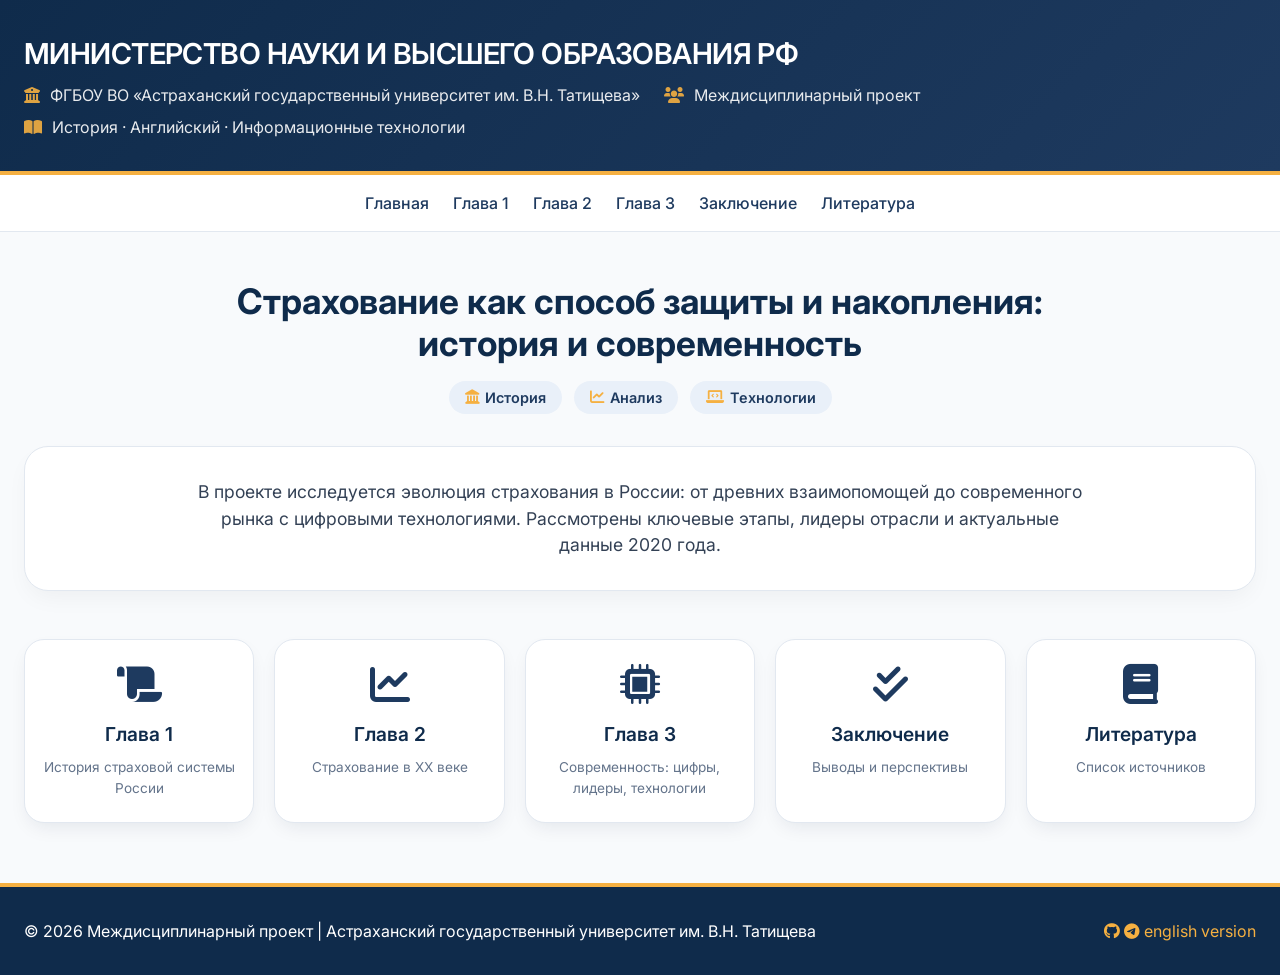
<file: index.html>
<!DOCTYPE html>
<html lang="ru">
<head>
    <meta charset="UTF-8">
    <meta name="viewport" content="width=device-width, initial-scale=1.0">
    <title>Страхование: защита и накопление | Междисциплинарный проект</title>
    <link rel="preconnect" href="https://fonts.googleapis.com">
    <link rel="preconnect" href="https://fonts.gstatic.com" crossorigin>
    <link href="https://fonts.googleapis.com/css2?family=Inter:opsz,wght@14..32,400;14..32,500;14..32,600;14..32,700&display=swap" rel="stylesheet">
    <link rel="stylesheet" href="https://cdnjs.cloudflare.com/ajax/libs/font-awesome/6.0.0-beta3/css/all.min.css">
    <style>
        * {
            margin: 0;
            padding: 0;
            box-sizing: border-box;
        }

        body {
            font-family: 'Inter', sans-serif;
            background: #f8fafc;
            color: #1e293b;
            line-height: 1.5;
        }

        .container {
            max-width: 1280px;
            margin: 0 auto;
            padding: 0 24px;
        }

        /* Header */
        .header {
            background: linear-gradient(135deg, #0f2b4b, #1e3a5f);
            color: white;
            padding: 32px 0;
            border-bottom: 4px solid #f5b041;
        }

        .header .container {
            display: flex;
            flex-direction: column;
            gap: 8px;
        }

        .header h1 {
            font-size: 1.8rem;
            font-weight: 600;
            letter-spacing: -0.02em;
        }

        .header .subtitle {
            font-size: 1rem;
            opacity: 0.9;
            display: flex;
            flex-wrap: wrap;
            gap: 8px 24px;
        }

        .header .subtitle i {
            margin-right: 6px;
            color: #f5b041;
        }

        /* Navigation */
        .nav {
            background: white;
            border-bottom: 1px solid #e2e8f0;
            padding: 16px 0;
        }

        .nav ul {
            list-style: none;
            display: flex;
            flex-wrap: wrap;
            gap: 24px;
            justify-content: center;
        }

        .nav a {
            text-decoration: none;
            color: #1e3a5f;
            font-weight: 500;
            transition: color 0.2s;
        }

        .nav a:hover {
            color: #f5b041;
        }

        /* Main title */
        .project-title {
            text-align: center;
            margin: 48px 0 24px;
        }

        .project-title h2 {
            font-size: 2.2rem;
            font-weight: 700;
            color: #0f2b4b;
            line-height: 1.2;
        }

        .project-title .badges {
            display: flex;
            flex-wrap: wrap;
            justify-content: center;
            gap: 12px;
            margin-top: 16px;
        }

        .badge {
            background: #e9f0f9;
            color: #1e3a5f;
            padding: 6px 16px;
            border-radius: 30px;
            font-size: 0.9rem;
            font-weight: 600;
            display: inline-flex;
            align-items: center;
            gap: 6px;
        }

        .badge i {
            color: #f5b041;
        }

        /* Intro text */
        .intro {
            background: white;
            border-radius: 24px;
            padding: 32px;
            margin: 32px 0;
            box-shadow: 0 10px 25px -5px rgba(0,0,0,0.05);
            border: 1px solid #e2e8f0;
        }

        .intro p {
            font-size: 1.1rem;
            color: #334155;
            max-width: 900px;
            margin: 0 auto;
            text-align: center;
        }

        .intro strong {
            color: #1e3a5f;
            font-weight: 600;
        }

        /* Navigation grid (cards) */
        .nav-grid {
            display: grid;
            grid-template-columns: repeat(auto-fit, minmax(180px, 1fr));
            gap: 20px;
            margin: 48px 0;
        }

        .nav-card {
            background: white;
            border-radius: 20px;
            padding: 24px 16px;
            text-align: center;
            box-shadow: 0 8px 20px -6px rgba(0,30,60,0.1);
            border: 1px solid #e2e8f0;
            transition: transform 0.2s, box-shadow 0.2s, border-color 0.2s;
            cursor: pointer;
            text-decoration: none;
            color: inherit;
            display: block;
        }

        .nav-card:hover {
            transform: translateY(-5px);
            box-shadow: 0 15px 30px -10px rgba(15,43,75,0.15);
            border-color: #f5b041;
        }

        .nav-card i {
            font-size: 2.5rem;
            color: #1e3a5f;
            margin-bottom: 16px;
        }

        .nav-card h3 {
            font-size: 1.2rem;
            font-weight: 600;
            margin-bottom: 8px;
            color: #0f2b4b;
        }

        .nav-card p {
            font-size: 0.85rem;
            color: #64748b;
        }

        /* Footer */
        .footer {
            background: #0f2b4b;
            color: white;
            padding: 32px 0;
            margin-top: 60px;
            border-top: 4px solid #f5b041;
        }

        .footer .container {
            display: flex;
            justify-content: space-between;
            align-items: center;
            flex-wrap: wrap;
            gap: 16px;
        }

        .footer a {
            color: #f5b041;
            text-decoration: none;
        }

        .footer a:hover {
            text-decoration: underline;
        }

        /* Адаптивность */
        @media (max-width: 600px) {
            .nav ul {
                gap: 12px;
            }
            .project-title h2 {
                font-size: 1.6rem;
            }
        }
    </style>
</head>
<body>

    <!-- Шапка -->
    <header class="header">
        <div class="container">
            <h1>МИНИСТЕРСТВО НАУКИ И ВЫСШЕГО ОБРАЗОВАНИЯ РФ</h1>
            <div class="subtitle">
                <span><i class="fas fa-university"></i> ФГБОУ ВО «Астраханский государственный университет им. В.Н. Татищева»</span>
                <span><i class="fas fa-users"></i> Междисциплинарный проект</span>
                <span><i class="fas fa-book-open"></i> История · Английский · Информационные технологии</span>
            </div>
        </div>
    </header>

    <!-- Навигационное меню -->
    <nav class="nav">
        <div class="container">
            <ul>
                <li><a href="index.html">Главная</a></li>
                <li><a href="chapter1.html">Глава 1</a></li>
                <li><a href="chapter2.html">Глава 2</a></li>
                <li><a href="chapter3.html">Глава 3</a></li>
                <li><a href="conclusion.html">Заключение</a></li>
                <li><a href="literature.html">Литература</a></li>
            </ul>
        </div>
    </nav>

    <main class="container">

        <!-- Тема реферата -->
        <div class="project-title">
            <h2>Страхование как способ защиты и накопления:<br>история и современность</h2>
            <div class="badges">
                <span class="badge"><i class="fas fa-landmark"></i> История</span>
                <span class="badge"><i class="fas fa-chart-line"></i> Анализ</span>
                <span class="badge"><i class="fas fa-laptop-code"></i> Технологии</span>
            </div>
        </div>

        <!-- Введение -->
        <div class="intro">
            <p>В проекте исследуется эволюция страхования в России: от древних взаимопомощей до современного рынка с цифровыми технологиями. Рассмотрены ключевые этапы, лидеры отрасли и актуальные данные 2020 года.</p>
        </div>

        <!-- Карточки-ссылки на главы -->
        <div class="nav-grid">
            <a href="chapter1.html" class="nav-card">
                <i class="fas fa-scroll"></i>
                <h3>Глава 1</h3>
                <p>История страховой системы России</p>
            </a>
            <a href="chapter2.html" class="nav-card">
                <i class="fas fa-chart-line"></i>
                <h3>Глава 2</h3>
                <p>Страхование в XX веке</p>
            </a>
            <a href="chapter3.html" class="nav-card">
                <i class="fas fa-microchip"></i>
                <h3>Глава 3</h3>
                <p>Современность: цифры, лидеры, технологии</p>
            </a>
            <a href="conclusion.html" class="nav-card">
                <i class="fas fa-check-double"></i>
                <h3>Заключение</h3>
                <p>Выводы и перспективы</p>
            </a>
            <a href="literature.html" class="nav-card">
                <i class="fas fa-book"></i>
                <h3>Литература</h3>
                <p>Список источников</p>
            </a>
        </div>

    </main>

    <!-- Подвал -->
    <footer class="footer">
        <div class="container">
     <div>© 2026 Междисциплинарный проект | Астраханский государственный университет им. В.Н. Татищева</div>
        <div>
            <a href="#"><i class="fab fa-github"></i></a>   
            <a href="#"><i class="fab fa-telegram"></i></a>   
            <a href="index_en.html">english version</a>   <!-- изменено -->
        </div>
    </div>
</footer>
</file>
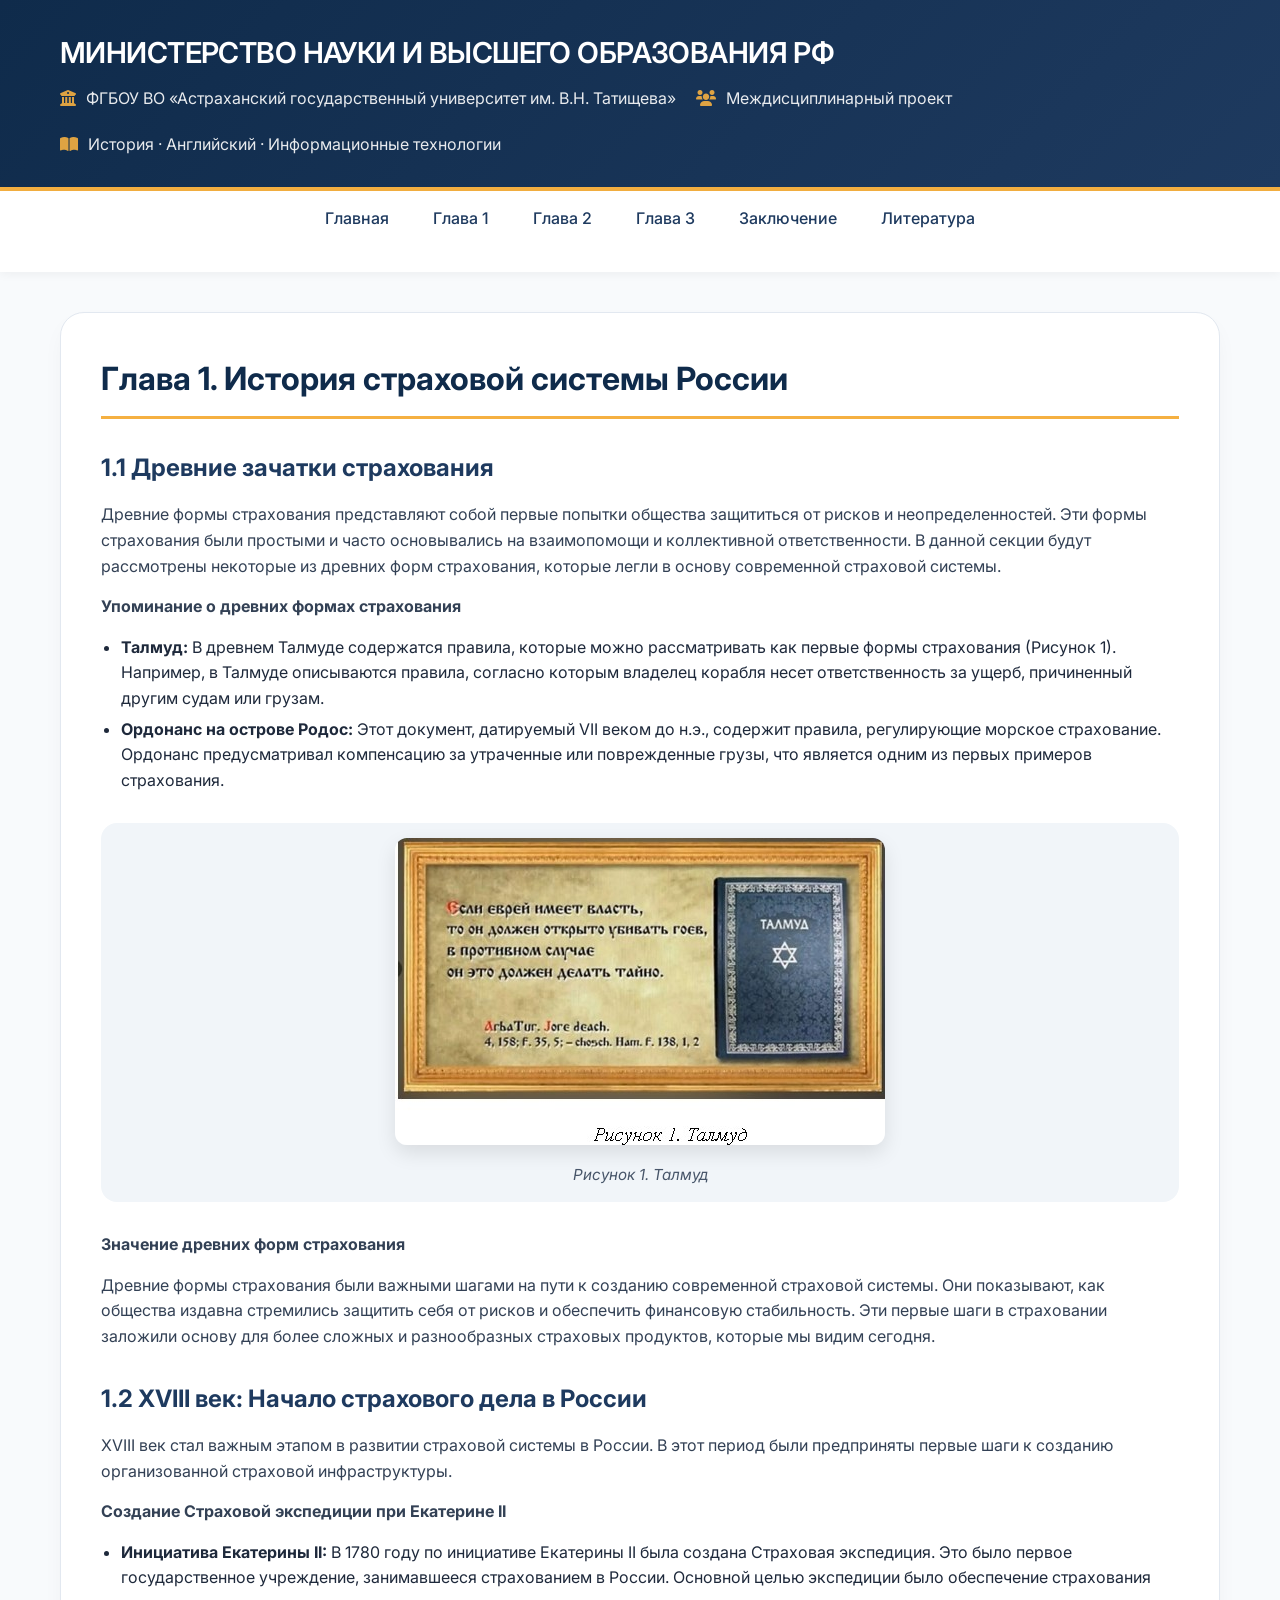
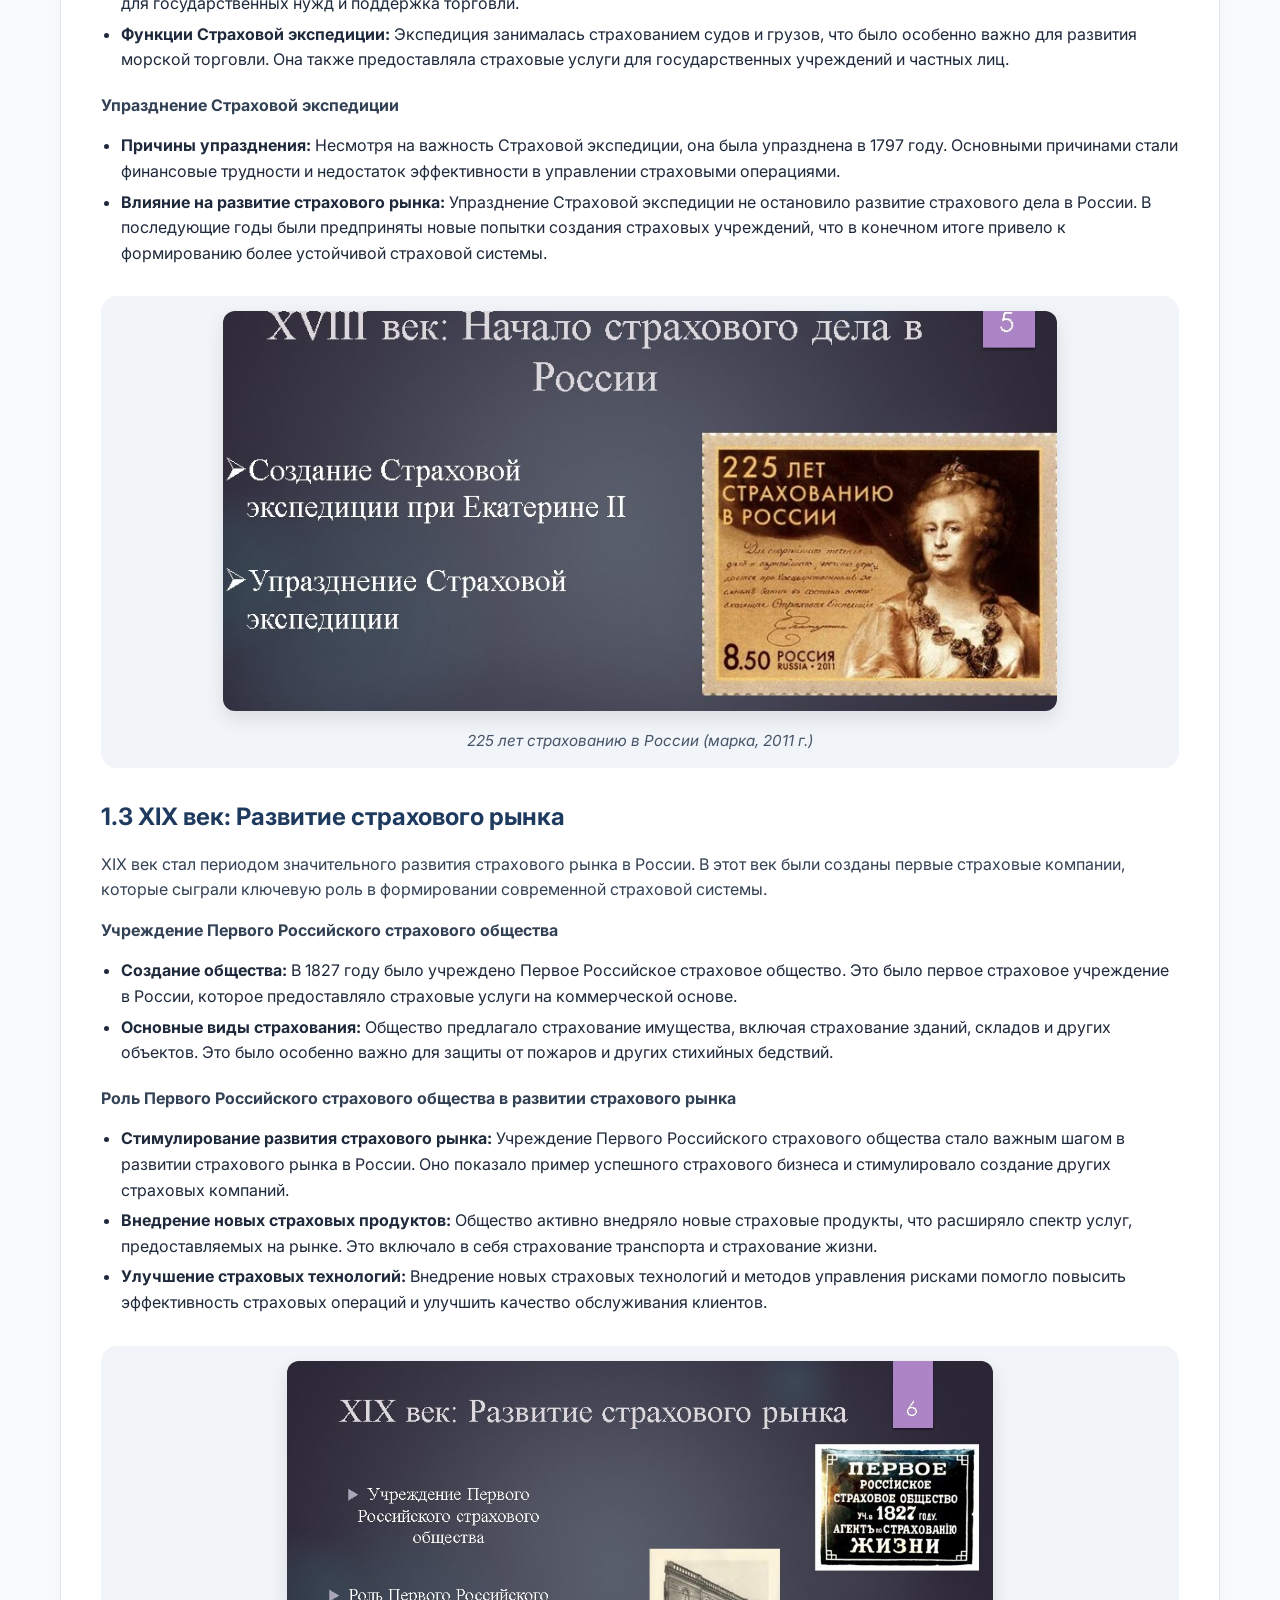
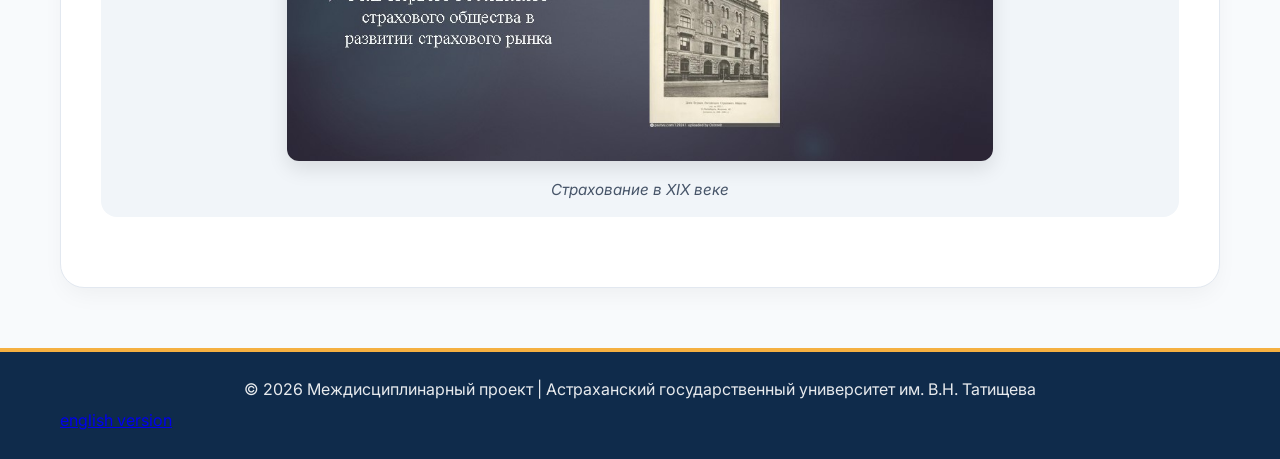
<file: chapter1.html>
<!DOCTYPE html>
<html lang="ru">
<head>
    <meta charset="UTF-8">
    <meta name="viewport" content="width=device-width, initial-scale=1.0">
    <title>Глава 1. История страховой системы России</title>
    <link rel="preconnect" href="https://fonts.googleapis.com">
    <link rel="preconnect" href="https://fonts.gstatic.com" crossorigin>
    <link href="https://fonts.googleapis.com/css2?family=Inter:opsz,wght@14..32,400;14..32,500;14..32,600;14..32,700&display=swap" rel="stylesheet">
    <link rel="stylesheet" href="https://cdnjs.cloudflare.com/ajax/libs/font-awesome/6.0.0-beta3/css/all.min.css">
    <link rel="stylesheet" href="css/style.css">
</head>
<body>
    <header class="header">
        <div class="container">
            <h1>МИНИСТЕРСТВО НАУКИ И ВЫСШЕГО ОБРАЗОВАНИЯ РФ</h1>
            <div class="subtitle">
                <span><i class="fas fa-university"></i> ФГБОУ ВО «Астраханский государственный университет им. В.Н. Татищева»</span>
                <span><i class="fas fa-users"></i> Междисциплинарный проект</span>
                <span><i class="fas fa-book-open"></i> История · Английский · Информационные технологии</span>
            </div>
        </div>
    </header>

    <nav class="nav">
        <div class="container">
            <ul>
                <li><a href="index.html">Главная</a></li>
                <li><a href="chapter1.html">Глава 1</a></li>
                <li><a href="chapter2.html">Глава 2</a></li>
                <li><a href="chapter3.html">Глава 3</a></li>
                <li><a href="conclusion.html">Заключение</a></li>
                <li><a href="literature.html">Литература</a></li>
            </ul>
        </div>
    </nav>

    <main class="container">
        <div class="content">
            <h2>Глава 1. История страховой системы России</h2>

            <h3 id="11">1.1 Древние зачатки страхования</h3>
            <p>Древние формы страхования представляют собой первые попытки общества защититься от рисков и неопределенностей. Эти формы страхования были простыми и часто основывались на взаимопомощи и коллективной ответственности. В данной секции будут рассмотрены некоторые из древних форм страхования, которые легли в основу современной страховой системы.</p>
            <p><strong>Упоминание о древних формах страхования</strong></p>
            <ul>
                <li><strong>Талмуд:</strong> В древнем Талмуде содержатся правила, которые можно рассматривать как первые формы страхования (Рисунок 1). Например, в Талмуде описываются правила, согласно которым владелец корабля несет ответственность за ущерб, причиненный другим судам или грузам.</li>
                <li><strong>Ордонанс на острове Родос:</strong> Этот документ, датируемый VII веком до н.э., содержит правила, регулирующие морское страхование. Ордонанс предусматривал компенсацию за утраченные или поврежденные грузы, что является одним из первых примеров страхования.</li>
            </ul>
            <div class="illustration">
                <img src="images/talmud.jpg" alt="Талмуд">
                <div class="caption">Рисунок 1. Талмуд</div>
            </div>
            <p><strong>Значение древних форм страхования</strong></p>
            <p>Древние формы страхования были важными шагами на пути к созданию современной страховой системы. Они показывают, как общества издавна стремились защитить себя от рисков и обеспечить финансовую стабильность. Эти первые шаги в страховании заложили основу для более сложных и разнообразных страховых продуктов, которые мы видим сегодня.</p>

            <h3 id="12">1.2 XVIII век: Начало страхового дела в России</h3>
            <p>XVIII век стал важным этапом в развитии страховой системы в России. В этот период были предприняты первые шаги к созданию организованной страховой инфраструктуры.</p>
            <p><strong>Создание Страховой экспедиции при Екатерине II</strong></p>
            <ul>
                <li><strong>Инициатива Екатерины II:</strong> В 1780 году по инициативе Екатерины II была создана Страховая экспедиция. Это было первое государственное учреждение, занимавшееся страхованием в России. Основной целью экспедиции было обеспечение страхования для государственных нужд и поддержка торговли.</li>
                <li><strong>Функции Страховой экспедиции:</strong> Экспедиция занималась страхованием судов и грузов, что было особенно важно для развития морской торговли. Она также предоставляла страховые услуги для государственных учреждений и частных лиц.</li>
            </ul>
            <p><strong>Упразднение Страховой экспедиции</strong></p>
            <ul>
                <li><strong>Причины упразднения:</strong> Несмотря на важность Страховой экспедиции, она была упразднена в 1797 году. Основными причинами стали финансовые трудности и недостаток эффективности в управлении страховыми операциями.</li>
                <li><strong>Влияние на развитие страхового рынка:</strong> Упразднение Страховой экспедиции не остановило развитие страхового дела в России. В последующие годы были предприняты новые попытки создания страховых учреждений, что в конечном итоге привело к формированию более устойчивой страховой системы.</li>
            </ul>
            <div class="illustration">
                <img src="images/xviii_century.jpg" alt="Марка 225 лет страхованию в России">
                <div class="caption">225 лет страхованию в России (марка, 2011 г.)</div>
            </div>

            <h3 id="13">1.3 XIX век: Развитие страхового рынка</h3>
            <p>XIX век стал периодом значительного развития страхового рынка в России. В этот век были созданы первые страховые компании, которые сыграли ключевую роль в формировании современной страховой системы.</p>
            <p><strong>Учреждение Первого Российского страхового общества</strong></p>
            <ul>
                <li><strong>Создание общества:</strong> В 1827 году было учреждено Первое Российское страховое общество. Это было первое страховое учреждение в России, которое предоставляло страховые услуги на коммерческой основе.</li>
                <li><strong>Основные виды страхования:</strong> Общество предлагало страхование имущества, включая страхование зданий, складов и других объектов. Это было особенно важно для защиты от пожаров и других стихийных бедствий.</li>
            </ul>
            <p><strong>Роль Первого Российского страхового общества в развитии страхового рынка</strong></p>
            <ul>
                <li><strong>Стимулирование развития страхового рынка:</strong> Учреждение Первого Российского страхового общества стало важным шагом в развитии страхового рынка в России. Оно показало пример успешного страхового бизнеса и стимулировало создание других страховых компаний.</li>
                <li><strong>Внедрение новых страховых продуктов:</strong> Общество активно внедряло новые страховые продукты, что расширяло спектр услуг, предоставляемых на рынке. Это включало в себя страхование транспорта и страхование жизни.</li>
                <li><strong>Улучшение страховых технологий:</strong> Внедрение новых страховых технологий и методов управления рисками помогло повысить эффективность страховых операций и улучшить качество обслуживания клиентов.</li>
            </ul>
            <div class="illustration">
                <img src="images/xix_century.jpg" alt="XIX век">
                <div class="caption">Страхование в XIX веке</div>
            </div>
        </div>
    </main>

    <footer class="footer">
        <div class="container">
            <p>© 2026 Междисциплинарный проект | Астраханский государственный университет им. В.Н. Татищева</p>
            <div>
                <a href="chapter1_en.html">english version</a>
            </div>
        </div>
    </footer>
</body>
</html>
</file>
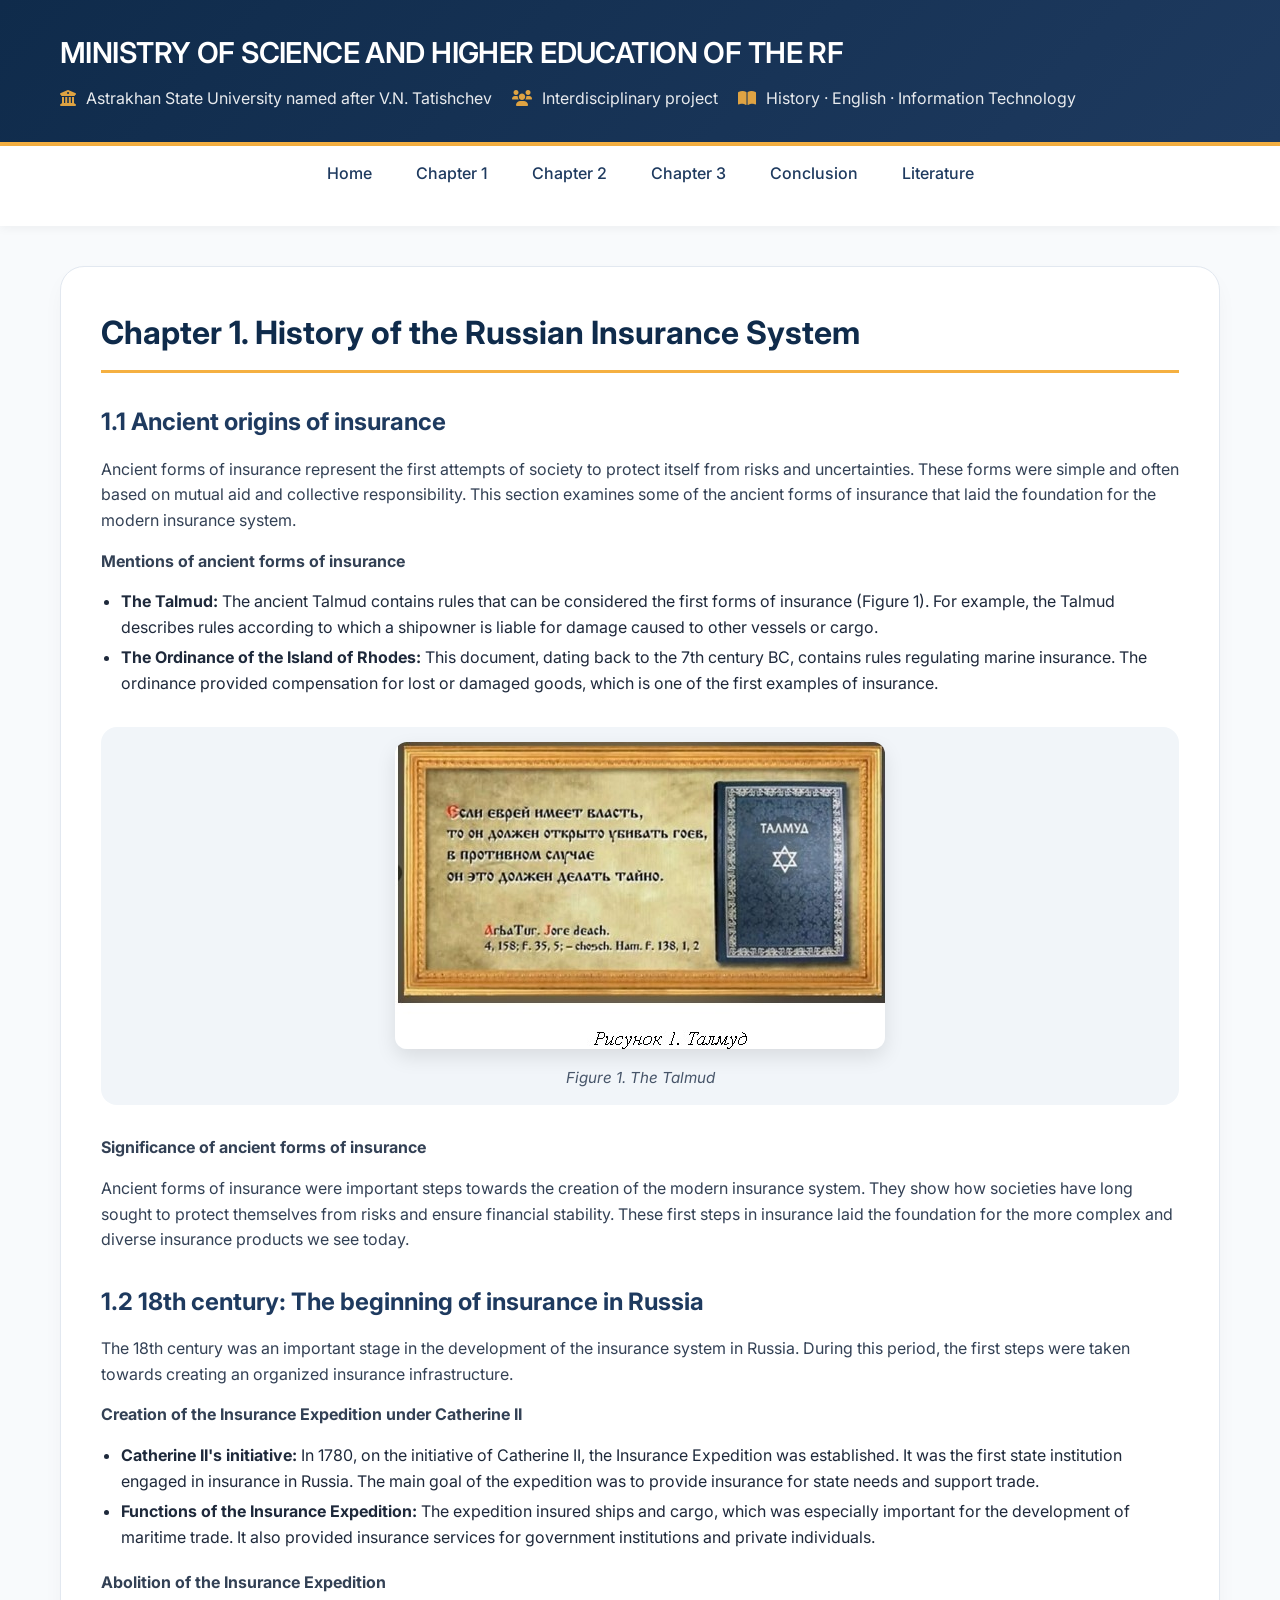
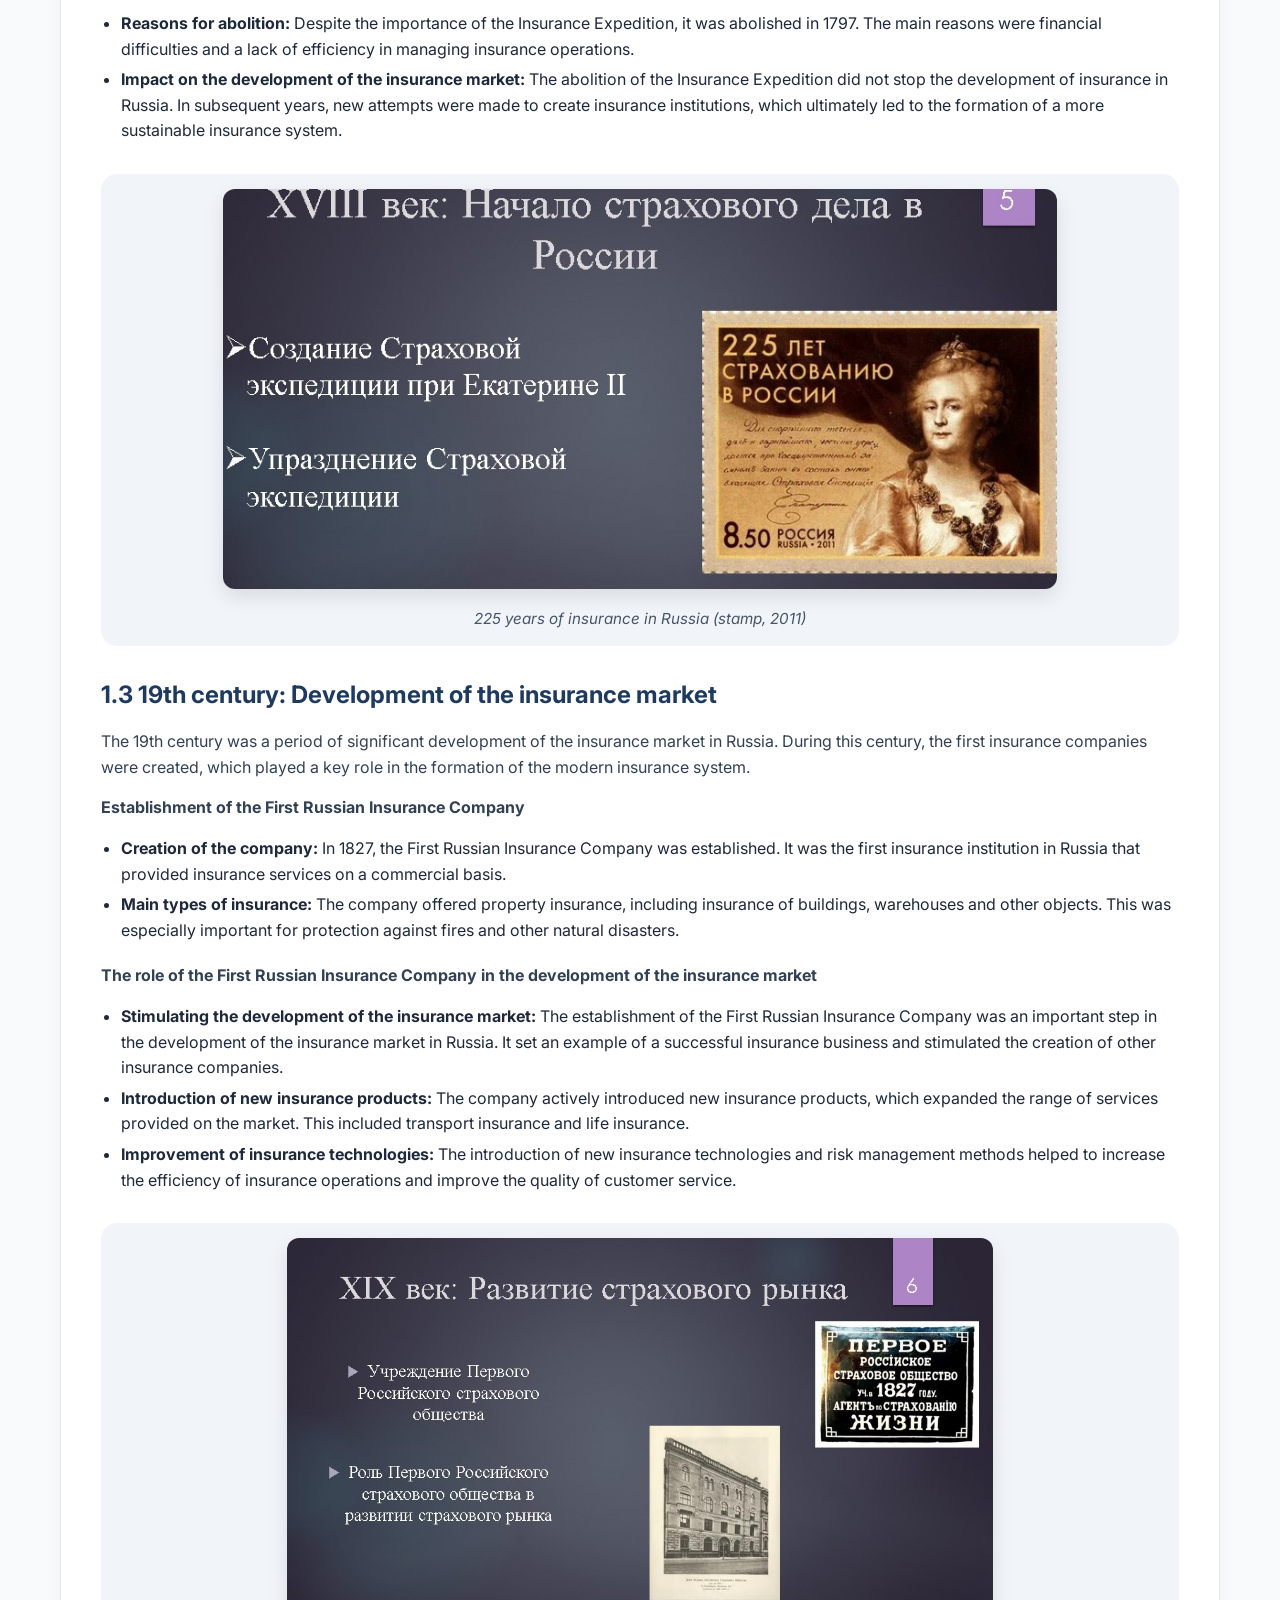
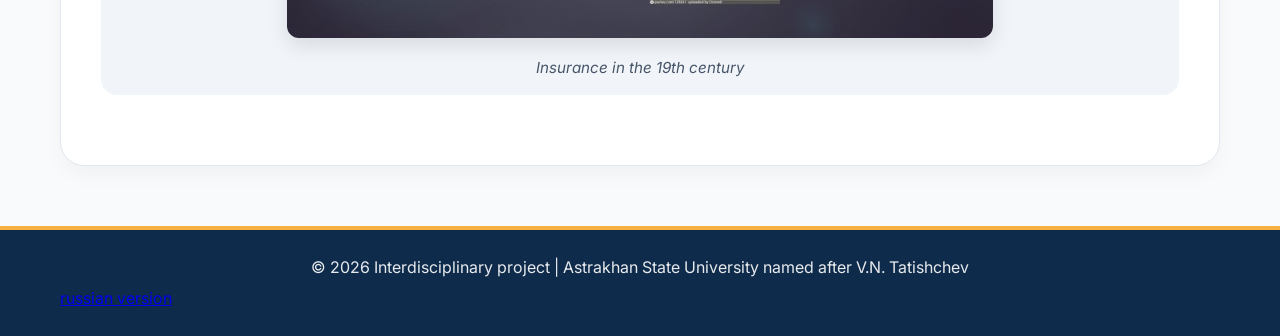
<file: chapter1_en.html>
<!DOCTYPE html>
<html lang="en">
<head>
    <meta charset="UTF-8">
    <meta name="viewport" content="width=device-width, initial-scale=1.0">
    <title>Chapter 1. History of the Russian Insurance System</title>
    <link rel="preconnect" href="https://fonts.googleapis.com">
    <link rel="preconnect" href="https://fonts.gstatic.com" crossorigin>
    <link href="https://fonts.googleapis.com/css2?family=Inter:opsz,wght@14..32,400;14..32,500;14..32,600;14..32,700&display=swap" rel="stylesheet">
    <link rel="stylesheet" href="https://cdnjs.cloudflare.com/ajax/libs/font-awesome/6.0.0-beta3/css/all.min.css">
    <link rel="stylesheet" href="css/style.css">
</head>
<body>
    <header class="header">
        <div class="container">
            <h1>MINISTRY OF SCIENCE AND HIGHER EDUCATION OF THE RF</h1>
            <div class="subtitle">
                <span><i class="fas fa-university"></i> Astrakhan State University named after V.N. Tatishchev</span>
                <span><i class="fas fa-users"></i> Interdisciplinary project</span>
                <span><i class="fas fa-book-open"></i> History · English · Information Technology</span>
            </div>
        </div>
    </header>

    <nav class="nav">
        <div class="container">
            <ul>
                <li><a href="index_en.html">Home</a></li>
                <li><a href="chapter1_en.html">Chapter 1</a></li>
                <li><a href="chapter2_en.html">Chapter 2</a></li>
                <li><a href="chapter3_en.html">Chapter 3</a></li>
                <li><a href="conclusion_en.html">Conclusion</a></li>
                <li><a href="literature_en.html">Literature</a></li>
            </ul>
        </div>
    </nav>

    <main class="container">
        <div class="content">
            <h2>Chapter 1. History of the Russian Insurance System</h2>

            <h3 id="11">1.1 Ancient origins of insurance</h3>
            <p>Ancient forms of insurance represent the first attempts of society to protect itself from risks and uncertainties. These forms were simple and often based on mutual aid and collective responsibility. This section examines some of the ancient forms of insurance that laid the foundation for the modern insurance system.</p>
            <p><strong>Mentions of ancient forms of insurance</strong></p>
            <ul>
                <li><strong>The Talmud:</strong> The ancient Talmud contains rules that can be considered the first forms of insurance (Figure 1). For example, the Talmud describes rules according to which a shipowner is liable for damage caused to other vessels or cargo.</li>
                <li><strong>The Ordinance of the Island of Rhodes:</strong> This document, dating back to the 7th century BC, contains rules regulating marine insurance. The ordinance provided compensation for lost or damaged goods, which is one of the first examples of insurance.</li>
            </ul>
            <div class="illustration">
                <img src="images/talmud.jpg" alt="The Talmud">
                <div class="caption">Figure 1. The Talmud</div>
            </div>
            <p><strong>Significance of ancient forms of insurance</strong></p>
            <p>Ancient forms of insurance were important steps towards the creation of the modern insurance system. They show how societies have long sought to protect themselves from risks and ensure financial stability. These first steps in insurance laid the foundation for the more complex and diverse insurance products we see today.</p>

            <h3 id="12">1.2 18th century: The beginning of insurance in Russia</h3>
            <p>The 18th century was an important stage in the development of the insurance system in Russia. During this period, the first steps were taken towards creating an organized insurance infrastructure.</p>
            <p><strong>Creation of the Insurance Expedition under Catherine II</strong></p>
            <ul>
                <li><strong>Catherine II's initiative:</strong> In 1780, on the initiative of Catherine II, the Insurance Expedition was established. It was the first state institution engaged in insurance in Russia. The main goal of the expedition was to provide insurance for state needs and support trade.</li>
                <li><strong>Functions of the Insurance Expedition:</strong> The expedition insured ships and cargo, which was especially important for the development of maritime trade. It also provided insurance services for government institutions and private individuals.</li>
            </ul>
            <p><strong>Abolition of the Insurance Expedition</strong></p>
            <ul>
                <li><strong>Reasons for abolition:</strong> Despite the importance of the Insurance Expedition, it was abolished in 1797. The main reasons were financial difficulties and a lack of efficiency in managing insurance operations.</li>
                <li><strong>Impact on the development of the insurance market:</strong> The abolition of the Insurance Expedition did not stop the development of insurance in Russia. In subsequent years, new attempts were made to create insurance institutions, which ultimately led to the formation of a more sustainable insurance system.</li>
            </ul>
            <div class="illustration">
                <img src="images/xviii_century.jpg" alt="Stamp 225 years of insurance in Russia">
                <div class="caption">225 years of insurance in Russia (stamp, 2011)</div>
            </div>

            <h3 id="13">1.3 19th century: Development of the insurance market</h3>
            <p>The 19th century was a period of significant development of the insurance market in Russia. During this century, the first insurance companies were created, which played a key role in the formation of the modern insurance system.</p>
            <p><strong>Establishment of the First Russian Insurance Company</strong></p>
            <ul>
                <li><strong>Creation of the company:</strong> In 1827, the First Russian Insurance Company was established. It was the first insurance institution in Russia that provided insurance services on a commercial basis.</li>
                <li><strong>Main types of insurance:</strong> The company offered property insurance, including insurance of buildings, warehouses and other objects. This was especially important for protection against fires and other natural disasters.</li>
            </ul>
            <p><strong>The role of the First Russian Insurance Company in the development of the insurance market</strong></p>
            <ul>
                <li><strong>Stimulating the development of the insurance market:</strong> The establishment of the First Russian Insurance Company was an important step in the development of the insurance market in Russia. It set an example of a successful insurance business and stimulated the creation of other insurance companies.</li>
                <li><strong>Introduction of new insurance products:</strong> The company actively introduced new insurance products, which expanded the range of services provided on the market. This included transport insurance and life insurance.</li>
                <li><strong>Improvement of insurance technologies:</strong> The introduction of new insurance technologies and risk management methods helped to increase the efficiency of insurance operations and improve the quality of customer service.</li>
            </ul>
            <div class="illustration">
                <img src="images/xix_century.jpg" alt="19th century">
                <div class="caption">Insurance in the 19th century</div>
            </div>
        </div>
    </main>

    <footer class="footer">
        <div class="container">
            <p>© 2026 Interdisciplinary project | Astrakhan State University named after V.N. Tatishchev</p>
            <div>
                <a href="chapter1.html">russian version</a>
            </div>
        </div>
    </footer>
</body>
</html>
</file>
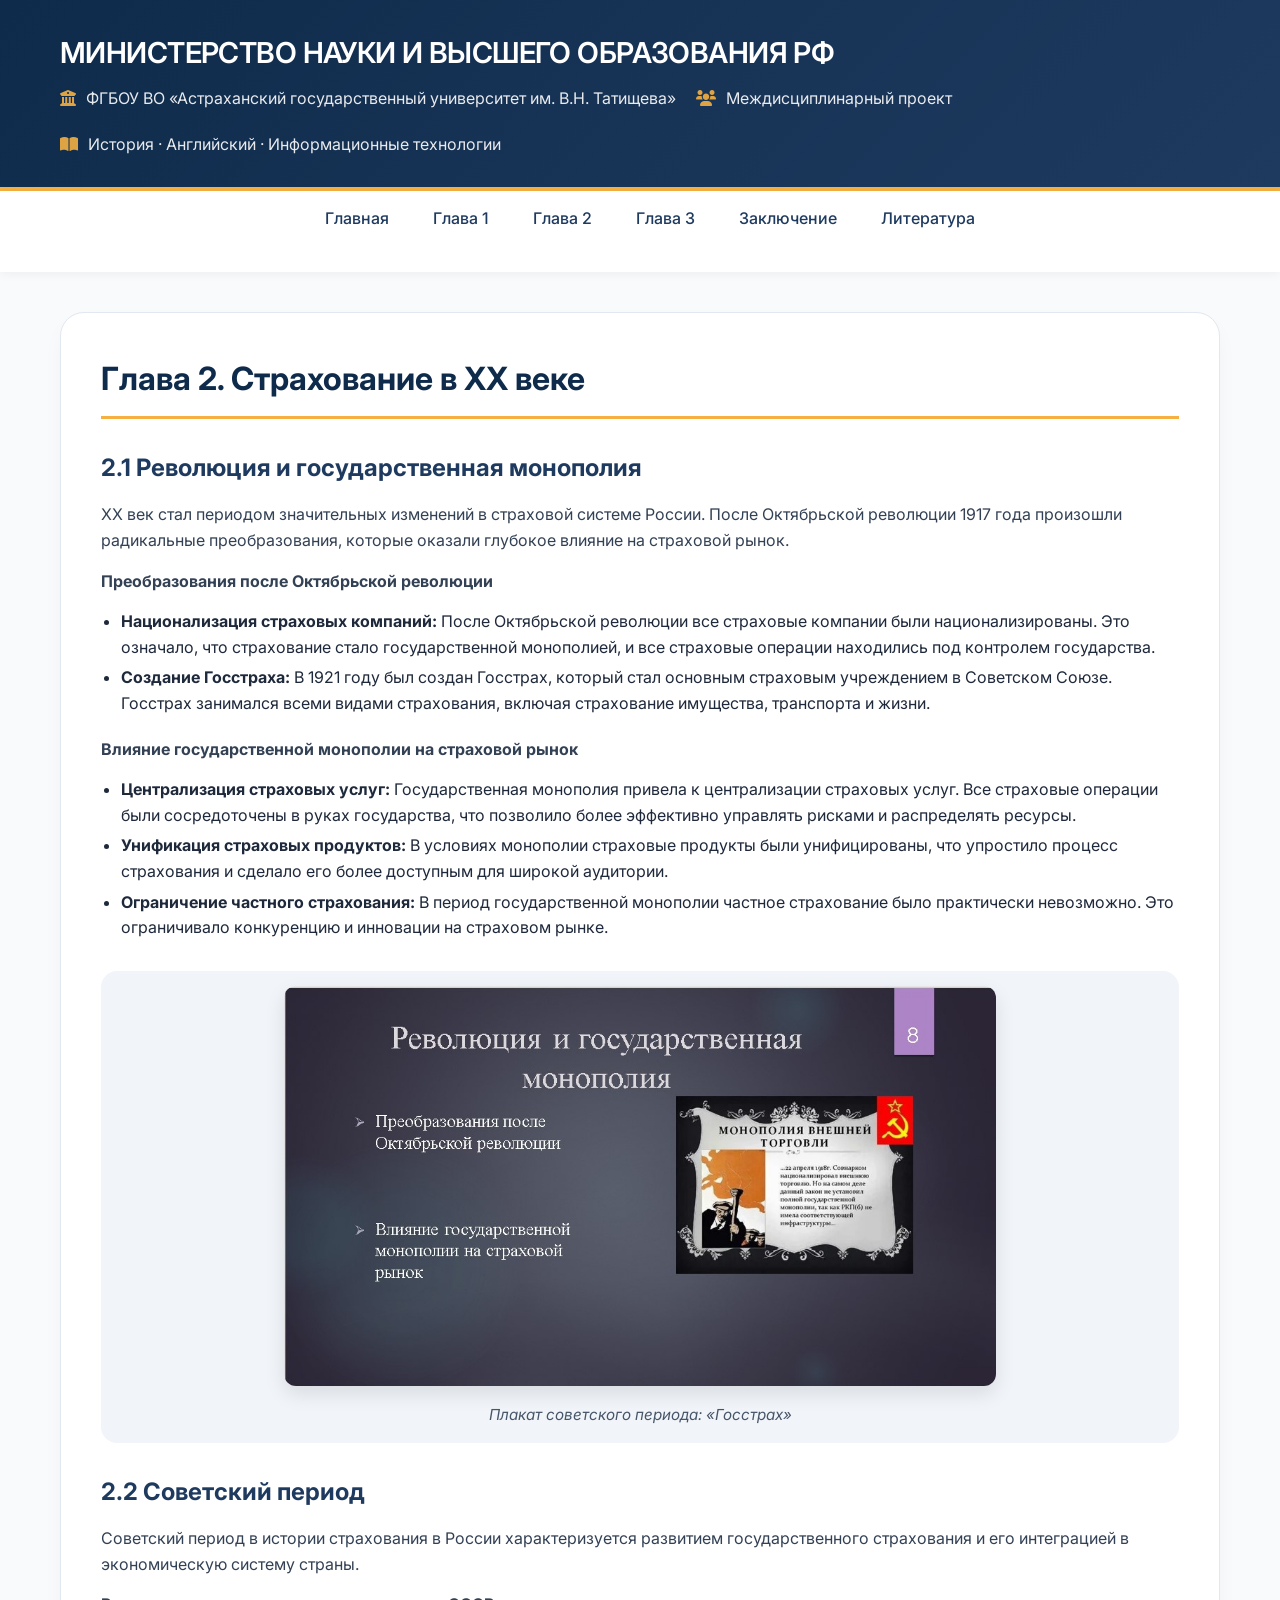
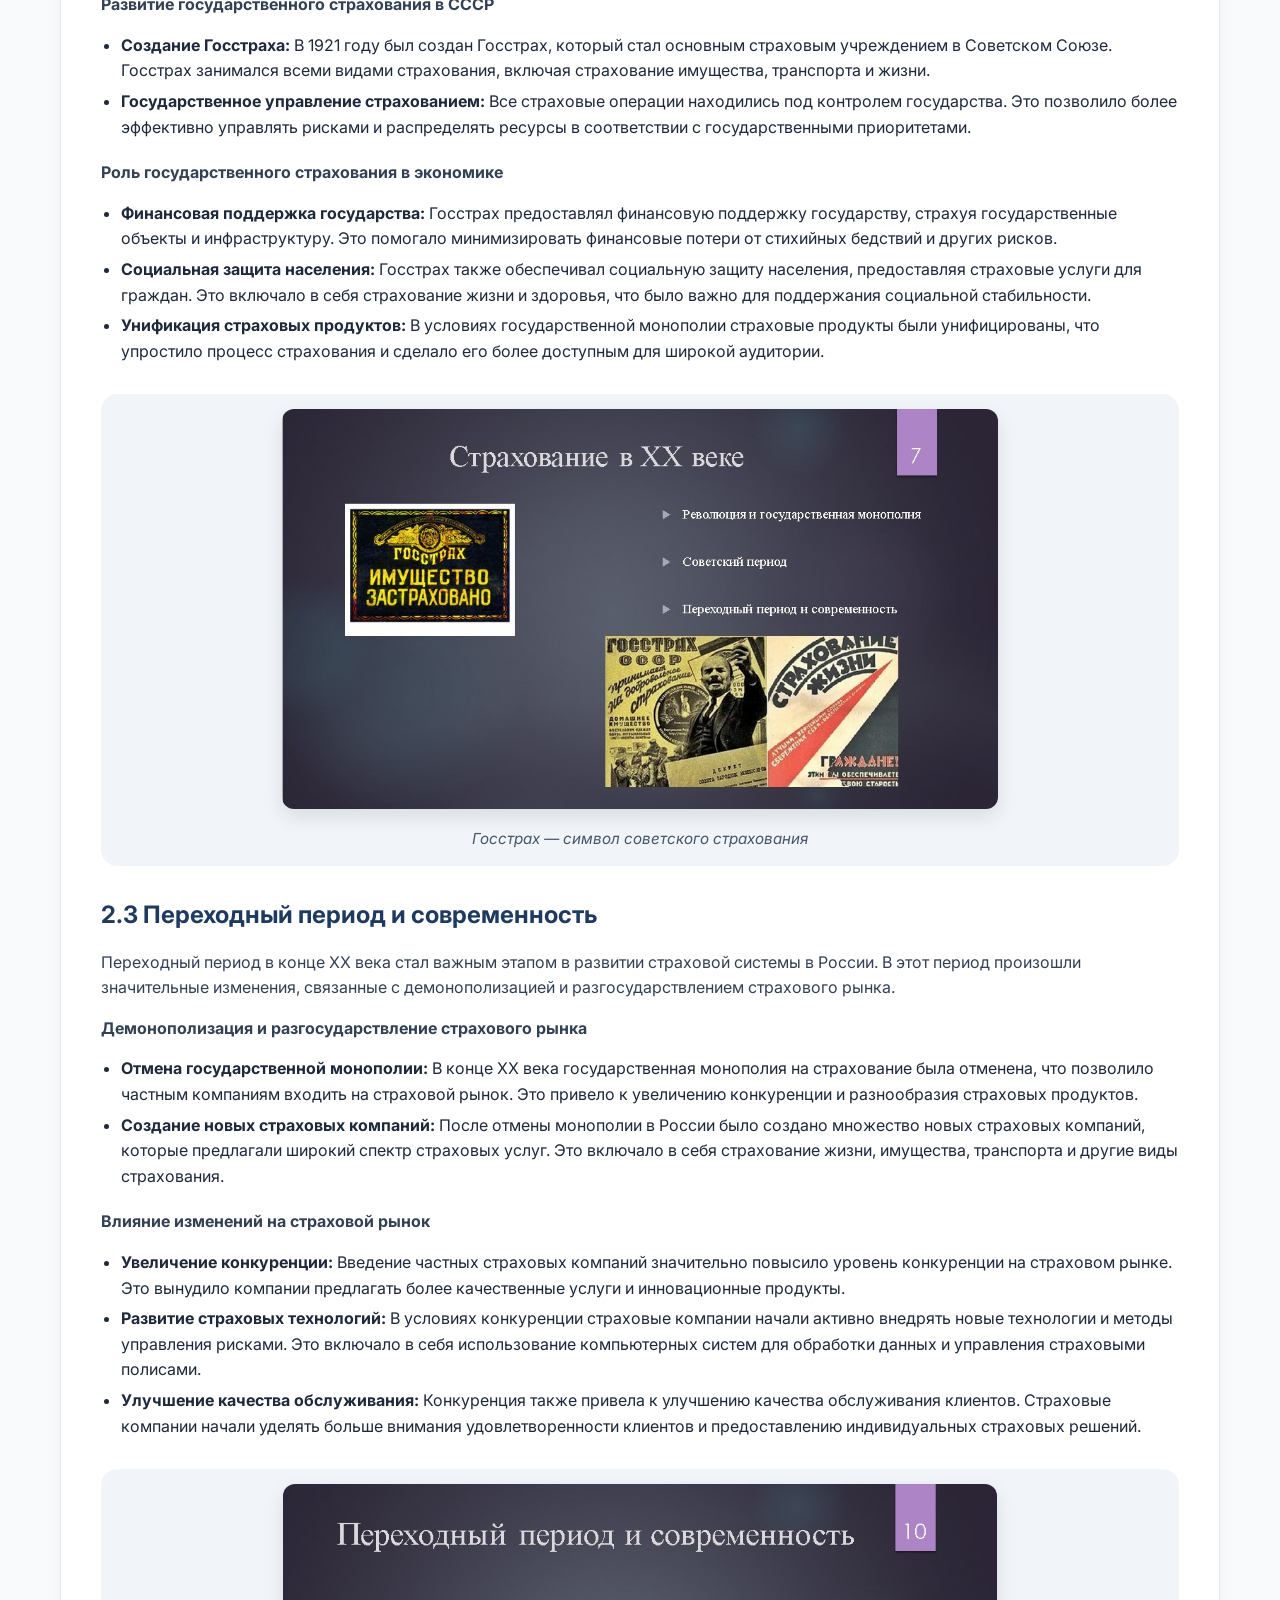
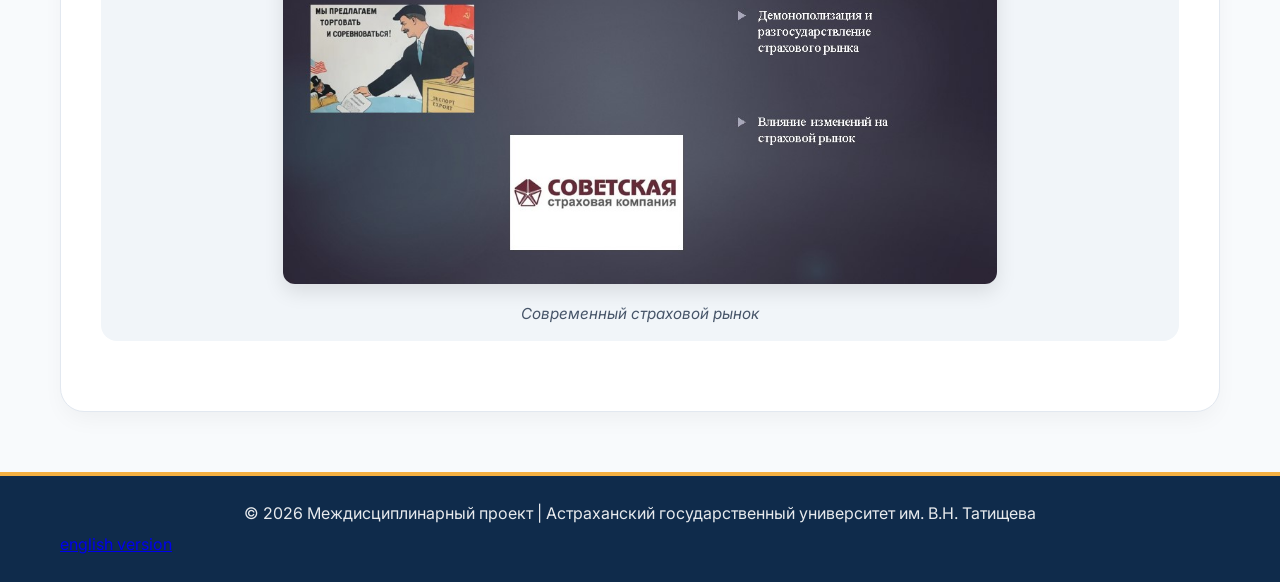
<file: chapter2.html>
<!DOCTYPE html>
<html lang="ru">
<head>
    <meta charset="UTF-8">
    <meta name="viewport" content="width=device-width, initial-scale=1.0">
    <title>Глава 2. Страхование в XX веке</title>
    <link rel="preconnect" href="https://fonts.googleapis.com">
    <link rel="preconnect" href="https://fonts.gstatic.com" crossorigin>
    <link href="https://fonts.googleapis.com/css2?family=Inter:opsz,wght@14..32,400;14..32,500;14..32,600;14..32,700&display=swap" rel="stylesheet">
    <link rel="stylesheet" href="https://cdnjs.cloudflare.com/ajax/libs/font-awesome/6.0.0-beta3/css/all.min.css">
    <link rel="stylesheet" href="css/style.css">
</head>
<body>
    <header class="header">
        <div class="container">
            <h1>МИНИСТЕРСТВО НАУКИ И ВЫСШЕГО ОБРАЗОВАНИЯ РФ</h1>
            <div class="subtitle">
                <span><i class="fas fa-university"></i> ФГБОУ ВО «Астраханский государственный университет им. В.Н. Татищева»</span>
                <span><i class="fas fa-users"></i> Междисциплинарный проект</span>
                <span><i class="fas fa-book-open"></i> История · Английский · Информационные технологии</span>
            </div>
        </div>
    </header>

    <nav class="nav">
        <div class="container">
            <ul>
                <li><a href="index.html">Главная</a></li>
                <li><a href="chapter1.html">Глава 1</a></li>
                <li><a href="chapter2.html">Глава 2</a></li>
                <li><a href="chapter3.html">Глава 3</a></li>
                <li><a href="conclusion.html">Заключение</a></li>
                <li><a href="literature.html">Литература</a></li>
            </ul>
        </div>
    </nav>

    <main class="container">
        <div class="content">
            <h2>Глава 2. Страхование в XX веке</h2>

            <h3 id="21">2.1 Революция и государственная монополия</h3>
            <p>XX век стал периодом значительных изменений в страховой системе России. После Октябрьской революции 1917 года произошли радикальные преобразования, которые оказали глубокое влияние на страховой рынок.</p>
            <p><strong>Преобразования после Октябрьской революции</strong></p>
            <ul>
                <li><strong>Национализация страховых компаний:</strong> После Октябрьской революции все страховые компании были национализированы. Это означало, что страхование стало государственной монополией, и все страховые операции находились под контролем государства.</li>
                <li><strong>Создание Госстраха:</strong> В 1921 году был создан Госстрах, который стал основным страховым учреждением в Советском Союзе. Госстрах занимался всеми видами страхования, включая страхование имущества, транспорта и жизни.</li>
            </ul>
            <p><strong>Влияние государственной монополии на страховой рынок</strong></p>
            <ul>
                <li><strong>Централизация страховых услуг:</strong> Государственная монополия привела к централизации страховых услуг. Все страховые операции были сосредоточены в руках государства, что позволило более эффективно управлять рисками и распределять ресурсы.</li>
                <li><strong>Унификация страховых продуктов:</strong> В условиях монополии страховые продукты были унифицированы, что упростило процесс страхования и сделало его более доступным для широкой аудитории.</li>
                <li><strong>Ограничение частного страхования:</strong> В период государственной монополии частное страхование было практически невозможно. Это ограничивало конкуренцию и инновации на страховом рынке.</li>
            </ul>
            <div class="illustration">
                <img src="images/revolution.jpg" alt="Революция">
                <div class="caption">Плакат советского периода: «Госстрах»</div>
            </div>

            <h3 id="22">2.2 Советский период</h3>
            <p>Советский период в истории страхования в России характеризуется развитием государственного страхования и его интеграцией в экономическую систему страны.</p>
            <p><strong>Развитие государственного страхования в СССР</strong></p>
            <ul>
                <li><strong>Создание Госстраха:</strong> В 1921 году был создан Госстрах, который стал основным страховым учреждением в Советском Союзе. Госстрах занимался всеми видами страхования, включая страхование имущества, транспорта и жизни.</li>
                <li><strong>Государственное управление страхованием:</strong> Все страховые операции находились под контролем государства. Это позволило более эффективно управлять рисками и распределять ресурсы в соответствии с государственными приоритетами.</li>
            </ul>
            <p><strong>Роль государственного страхования в экономике</strong></p>
            <ul>
                <li><strong>Финансовая поддержка государства:</strong> Госстрах предоставлял финансовую поддержку государству, страхуя государственные объекты и инфраструктуру. Это помогало минимизировать финансовые потери от стихийных бедствий и других рисков.</li>
                <li><strong>Социальная защита населения:</strong> Госстрах также обеспечивал социальную защиту населения, предоставляя страховые услуги для граждан. Это включало в себя страхование жизни и здоровья, что было важно для поддержания социальной стабильности.</li>
                <li><strong>Унификация страховых продуктов:</strong> В условиях государственной монополии страховые продукты были унифицированы, что упростило процесс страхования и сделало его более доступным для широкой аудитории.</li>
            </ul>
            <div class="illustration">
                <img src="images/xx_century.jpg" alt="Советский период">
                <div class="caption">Госстрах — символ советского страхования</div>
            </div>

            <h3 id="23">2.3 Переходный период и современность</h3>
            <p>Переходный период в конце XX века стал важным этапом в развитии страховой системы в России. В этот период произошли значительные изменения, связанные с демонополизацией и разгосударствлением страхового рынка.</p>
            <p><strong>Демонополизация и разгосударствление страхового рынка</strong></p>
            <ul>
                <li><strong>Отмена государственной монополии:</strong> В конце XX века государственная монополия на страхование была отменена, что позволило частным компаниям входить на страховой рынок. Это привело к увеличению конкуренции и разнообразия страховых продуктов.</li>
                <li><strong>Создание новых страховых компаний:</strong> После отмены монополии в России было создано множество новых страховых компаний, которые предлагали широкий спектр страховых услуг. Это включало в себя страхование жизни, имущества, транспорта и другие виды страхования.</li>
            </ul>
            <p><strong>Влияние изменений на страховой рынок</strong></p>
            <ul>
                <li><strong>Увеличение конкуренции:</strong> Введение частных страховых компаний значительно повысило уровень конкуренции на страховом рынке. Это вынудило компании предлагать более качественные услуги и инновационные продукты.</li>
                <li><strong>Развитие страховых технологий:</strong> В условиях конкуренции страховые компании начали активно внедрять новые технологии и методы управления рисками. Это включало в себя использование компьютерных систем для обработки данных и управления страховыми полисами.</li>
                <li><strong>Улучшение качества обслуживания:</strong> Конкуренция также привела к улучшению качества обслуживания клиентов. Страховые компании начали уделять больше внимания удовлетворенности клиентов и предоставлению индивидуальных страховых решений.</li>
            </ul>
            <div class="illustration">
                <img src="images/transition.jpg" alt="Переходный период">
                <div class="caption">Современный страховой рынок</div>
            </div>
        </div>
    </main>

    <footer class="footer">
        <div class="container">
            <p>© 2026 Междисциплинарный проект | Астраханский государственный университет им. В.Н. Татищева</p>
            <div>
                <a href="chapter2_en.html">english version</a>
            </div>
        </div>
    </footer>
</body>
</html>
</file>
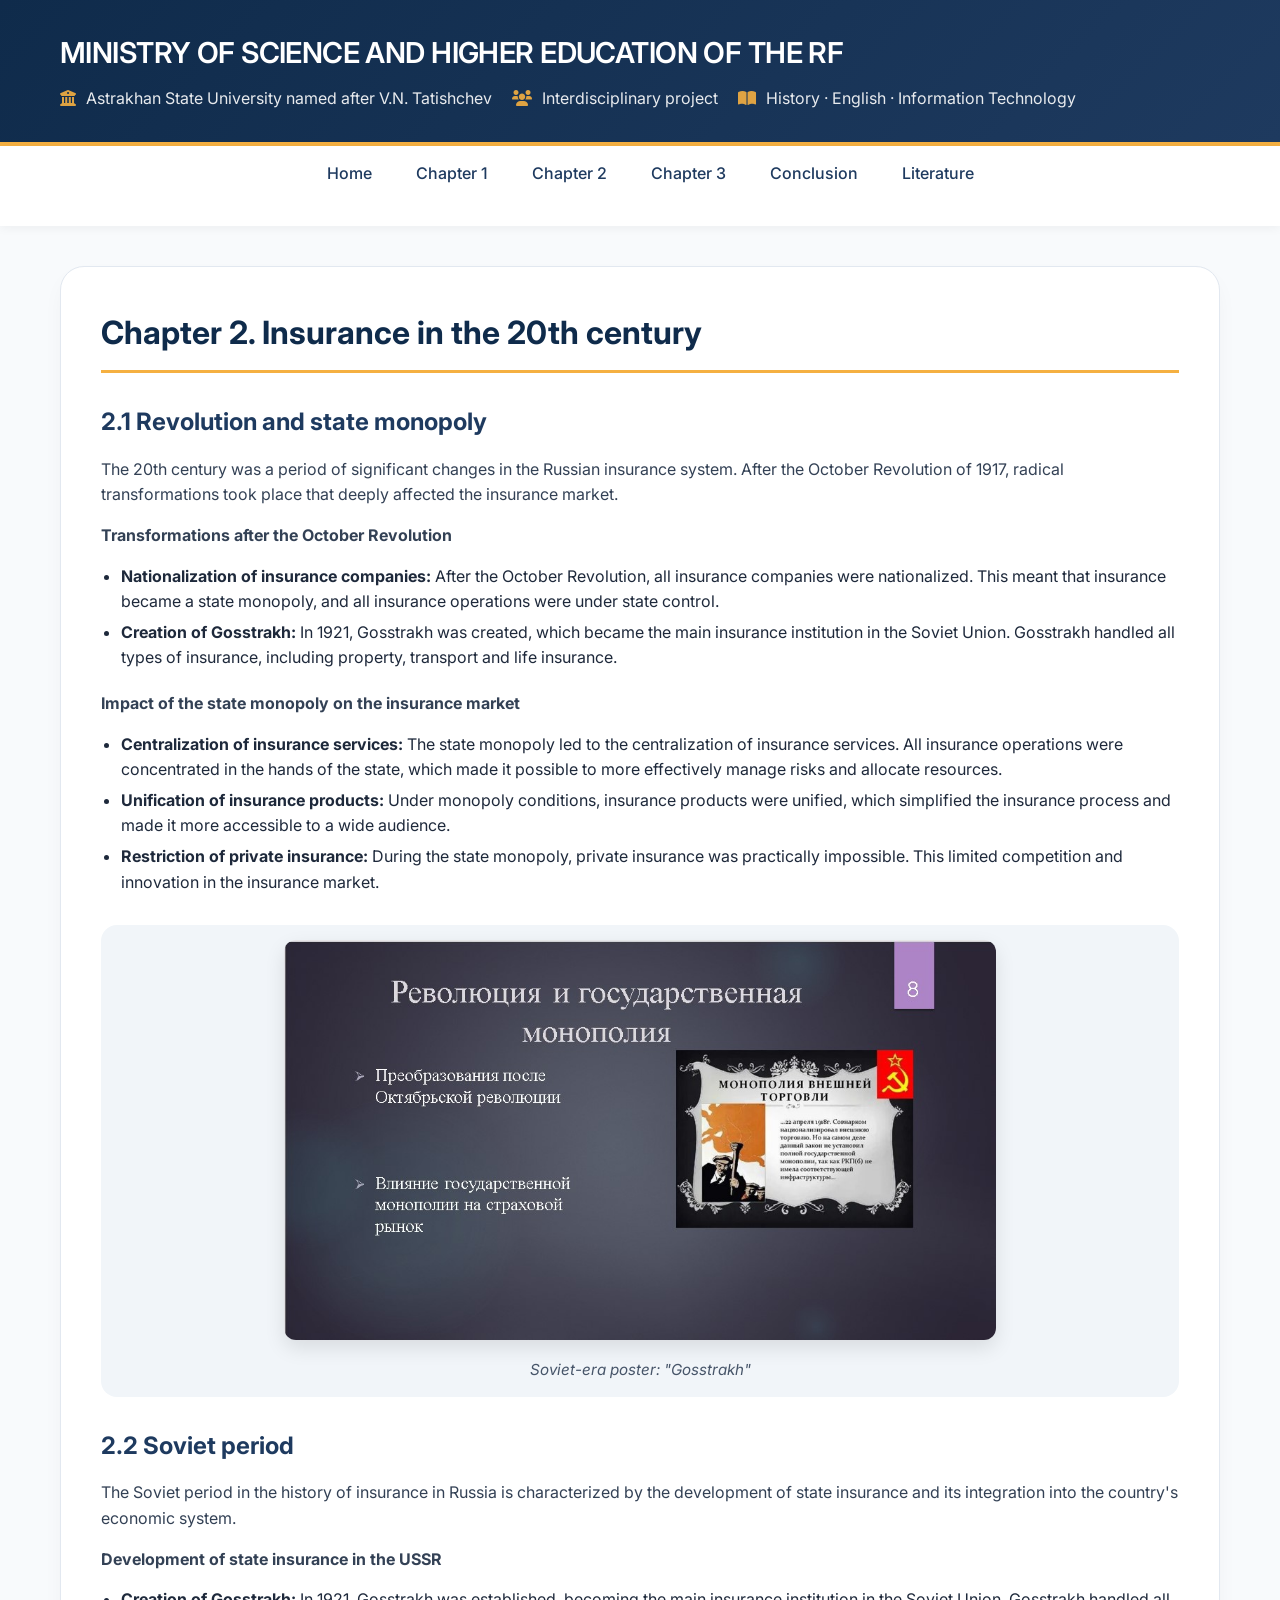
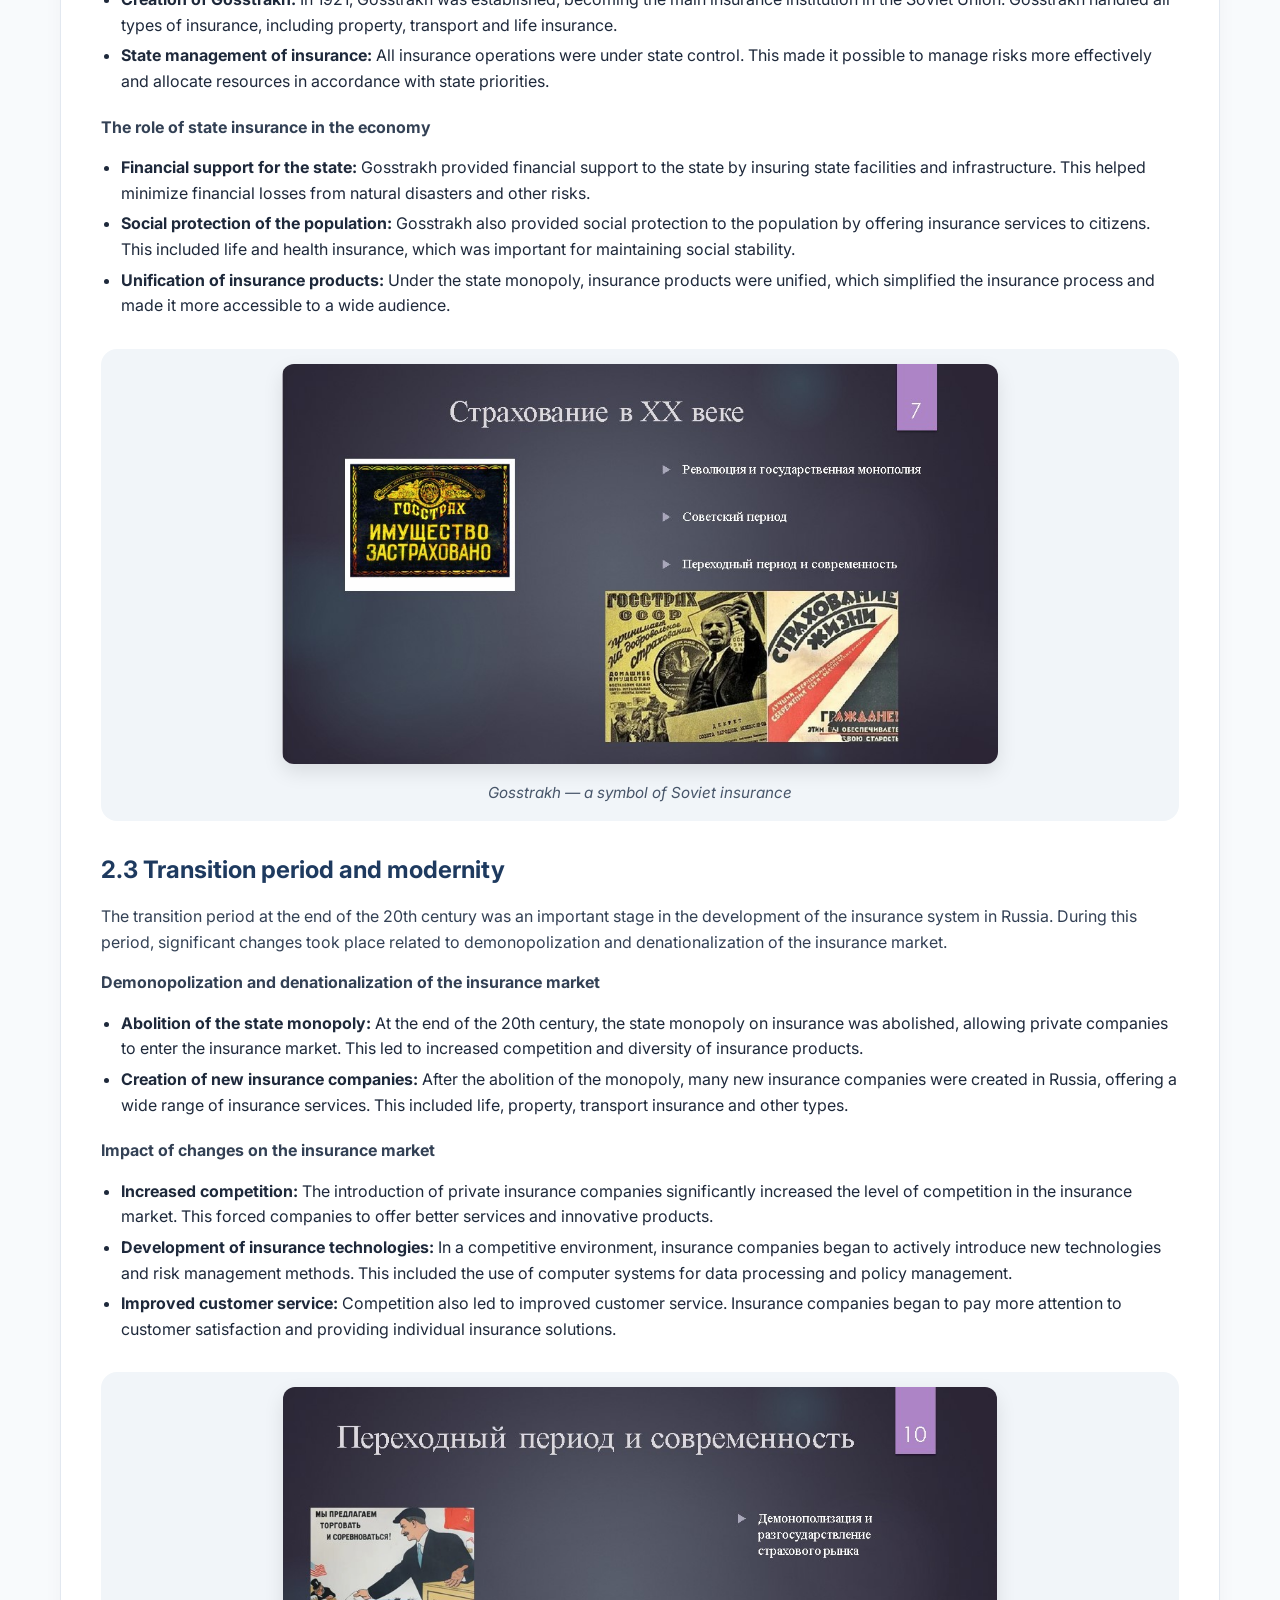
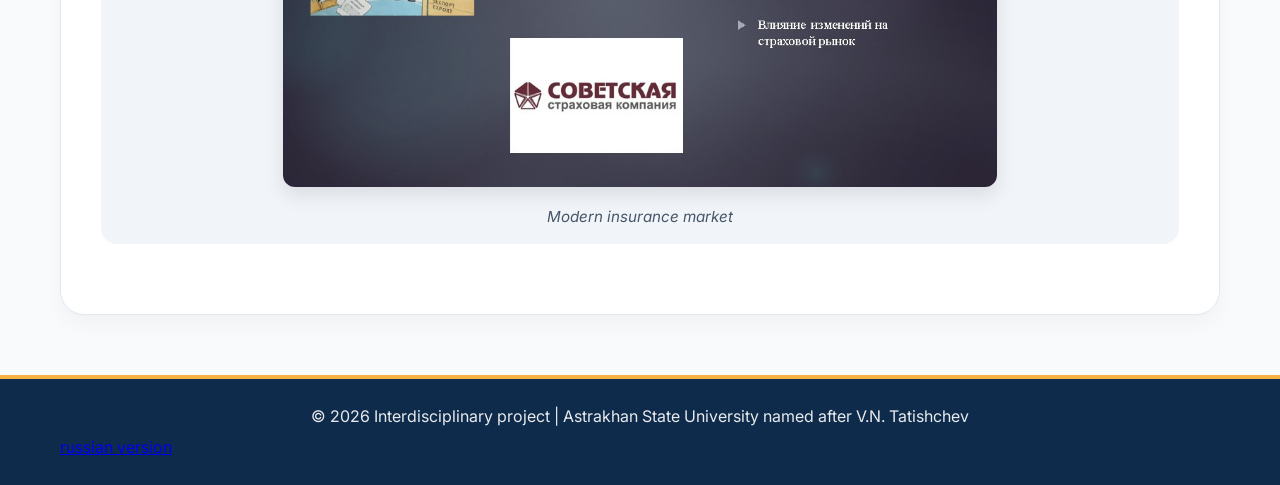
<file: chapter2_en.html>
<!DOCTYPE html>
<html lang="en">
<head>
    <meta charset="UTF-8">
    <meta name="viewport" content="width=device-width, initial-scale=1.0">
    <title>Chapter 2. Insurance in the 20th century</title>
    <link rel="preconnect" href="https://fonts.googleapis.com">
    <link rel="preconnect" href="https://fonts.gstatic.com" crossorigin>
    <link href="https://fonts.googleapis.com/css2?family=Inter:opsz,wght@14..32,400;14..32,500;14..32,600;14..32,700&display=swap" rel="stylesheet">
    <link rel="stylesheet" href="https://cdnjs.cloudflare.com/ajax/libs/font-awesome/6.0.0-beta3/css/all.min.css">
    <link rel="stylesheet" href="css/style.css">
</head>
<body>
    <header class="header">
        <div class="container">
            <h1>MINISTRY OF SCIENCE AND HIGHER EDUCATION OF THE RF</h1>
            <div class="subtitle">
                <span><i class="fas fa-university"></i> Astrakhan State University named after V.N. Tatishchev</span>
                <span><i class="fas fa-users"></i> Interdisciplinary project</span>
                <span><i class="fas fa-book-open"></i> History · English · Information Technology</span>
            </div>
        </div>
    </header>

    <nav class="nav">
        <div class="container">
            <ul>
                <li><a href="index_en.html">Home</a></li>
                <li><a href="chapter1_en.html">Chapter 1</a></li>
                <li><a href="chapter2_en.html">Chapter 2</a></li>
                <li><a href="chapter3_en.html">Chapter 3</a></li>
                <li><a href="conclusion_en.html">Conclusion</a></li>
                <li><a href="literature_en.html">Literature</a></li>
            </ul>
        </div>
    </nav>

    <main class="container">
        <div class="content">
            <h2>Chapter 2. Insurance in the 20th century</h2>

            <h3 id="21">2.1 Revolution and state monopoly</h3>
            <p>The 20th century was a period of significant changes in the Russian insurance system. After the October Revolution of 1917, radical transformations took place that deeply affected the insurance market.</p>
            <p><strong>Transformations after the October Revolution</strong></p>
            <ul>
                <li><strong>Nationalization of insurance companies:</strong> After the October Revolution, all insurance companies were nationalized. This meant that insurance became a state monopoly, and all insurance operations were under state control.</li>
                <li><strong>Creation of Gosstrakh:</strong> In 1921, Gosstrakh was created, which became the main insurance institution in the Soviet Union. Gosstrakh handled all types of insurance, including property, transport and life insurance.</li>
            </ul>
            <p><strong>Impact of the state monopoly on the insurance market</strong></p>
            <ul>
                <li><strong>Centralization of insurance services:</strong> The state monopoly led to the centralization of insurance services. All insurance operations were concentrated in the hands of the state, which made it possible to more effectively manage risks and allocate resources.</li>
                <li><strong>Unification of insurance products:</strong> Under monopoly conditions, insurance products were unified, which simplified the insurance process and made it more accessible to a wide audience.</li>
                <li><strong>Restriction of private insurance:</strong> During the state monopoly, private insurance was practically impossible. This limited competition and innovation in the insurance market.</li>
            </ul>
            <div class="illustration">
                <img src="images/revolution.jpg" alt="Revolution">
                <div class="caption">Soviet-era poster: "Gosstrakh"</div>
            </div>

            <h3 id="22">2.2 Soviet period</h3>
            <p>The Soviet period in the history of insurance in Russia is characterized by the development of state insurance and its integration into the country's economic system.</p>
            <p><strong>Development of state insurance in the USSR</strong></p>
            <ul>
                <li><strong>Creation of Gosstrakh:</strong> In 1921, Gosstrakh was established, becoming the main insurance institution in the Soviet Union. Gosstrakh handled all types of insurance, including property, transport and life insurance.</li>
                <li><strong>State management of insurance:</strong> All insurance operations were under state control. This made it possible to manage risks more effectively and allocate resources in accordance with state priorities.</li>
            </ul>
            <p><strong>The role of state insurance in the economy</strong></p>
            <ul>
                <li><strong>Financial support for the state:</strong> Gosstrakh provided financial support to the state by insuring state facilities and infrastructure. This helped minimize financial losses from natural disasters and other risks.</li>
                <li><strong>Social protection of the population:</strong> Gosstrakh also provided social protection to the population by offering insurance services to citizens. This included life and health insurance, which was important for maintaining social stability.</li>
                <li><strong>Unification of insurance products:</strong> Under the state monopoly, insurance products were unified, which simplified the insurance process and made it more accessible to a wide audience.</li>
            </ul>
            <div class="illustration">
                <img src="images/xx_century.jpg" alt="Soviet period">
                <div class="caption">Gosstrakh — a symbol of Soviet insurance</div>
            </div>

            <h3 id="23">2.3 Transition period and modernity</h3>
            <p>The transition period at the end of the 20th century was an important stage in the development of the insurance system in Russia. During this period, significant changes took place related to demonopolization and denationalization of the insurance market.</p>
            <p><strong>Demonopolization and denationalization of the insurance market</strong></p>
            <ul>
                <li><strong>Abolition of the state monopoly:</strong> At the end of the 20th century, the state monopoly on insurance was abolished, allowing private companies to enter the insurance market. This led to increased competition and diversity of insurance products.</li>
                <li><strong>Creation of new insurance companies:</strong> After the abolition of the monopoly, many new insurance companies were created in Russia, offering a wide range of insurance services. This included life, property, transport insurance and other types.</li>
            </ul>
            <p><strong>Impact of changes on the insurance market</strong></p>
            <ul>
                <li><strong>Increased competition:</strong> The introduction of private insurance companies significantly increased the level of competition in the insurance market. This forced companies to offer better services and innovative products.</li>
                <li><strong>Development of insurance technologies:</strong> In a competitive environment, insurance companies began to actively introduce new technologies and risk management methods. This included the use of computer systems for data processing and policy management.</li>
                <li><strong>Improved customer service:</strong> Competition also led to improved customer service. Insurance companies began to pay more attention to customer satisfaction and providing individual insurance solutions.</li>
            </ul>
            <div class="illustration">
                <img src="images/transition.jpg" alt="Transition period">
                <div class="caption">Modern insurance market</div>
            </div>
        </div>
    </main>

    <footer class="footer">
        <div class="container">
            <p>© 2026 Interdisciplinary project | Astrakhan State University named after V.N. Tatishchev</p>
            <div>
                <a href="chapter2.html">russian version</a>
            </div>
        </div>
    </footer>
</body>
</html>
</file>
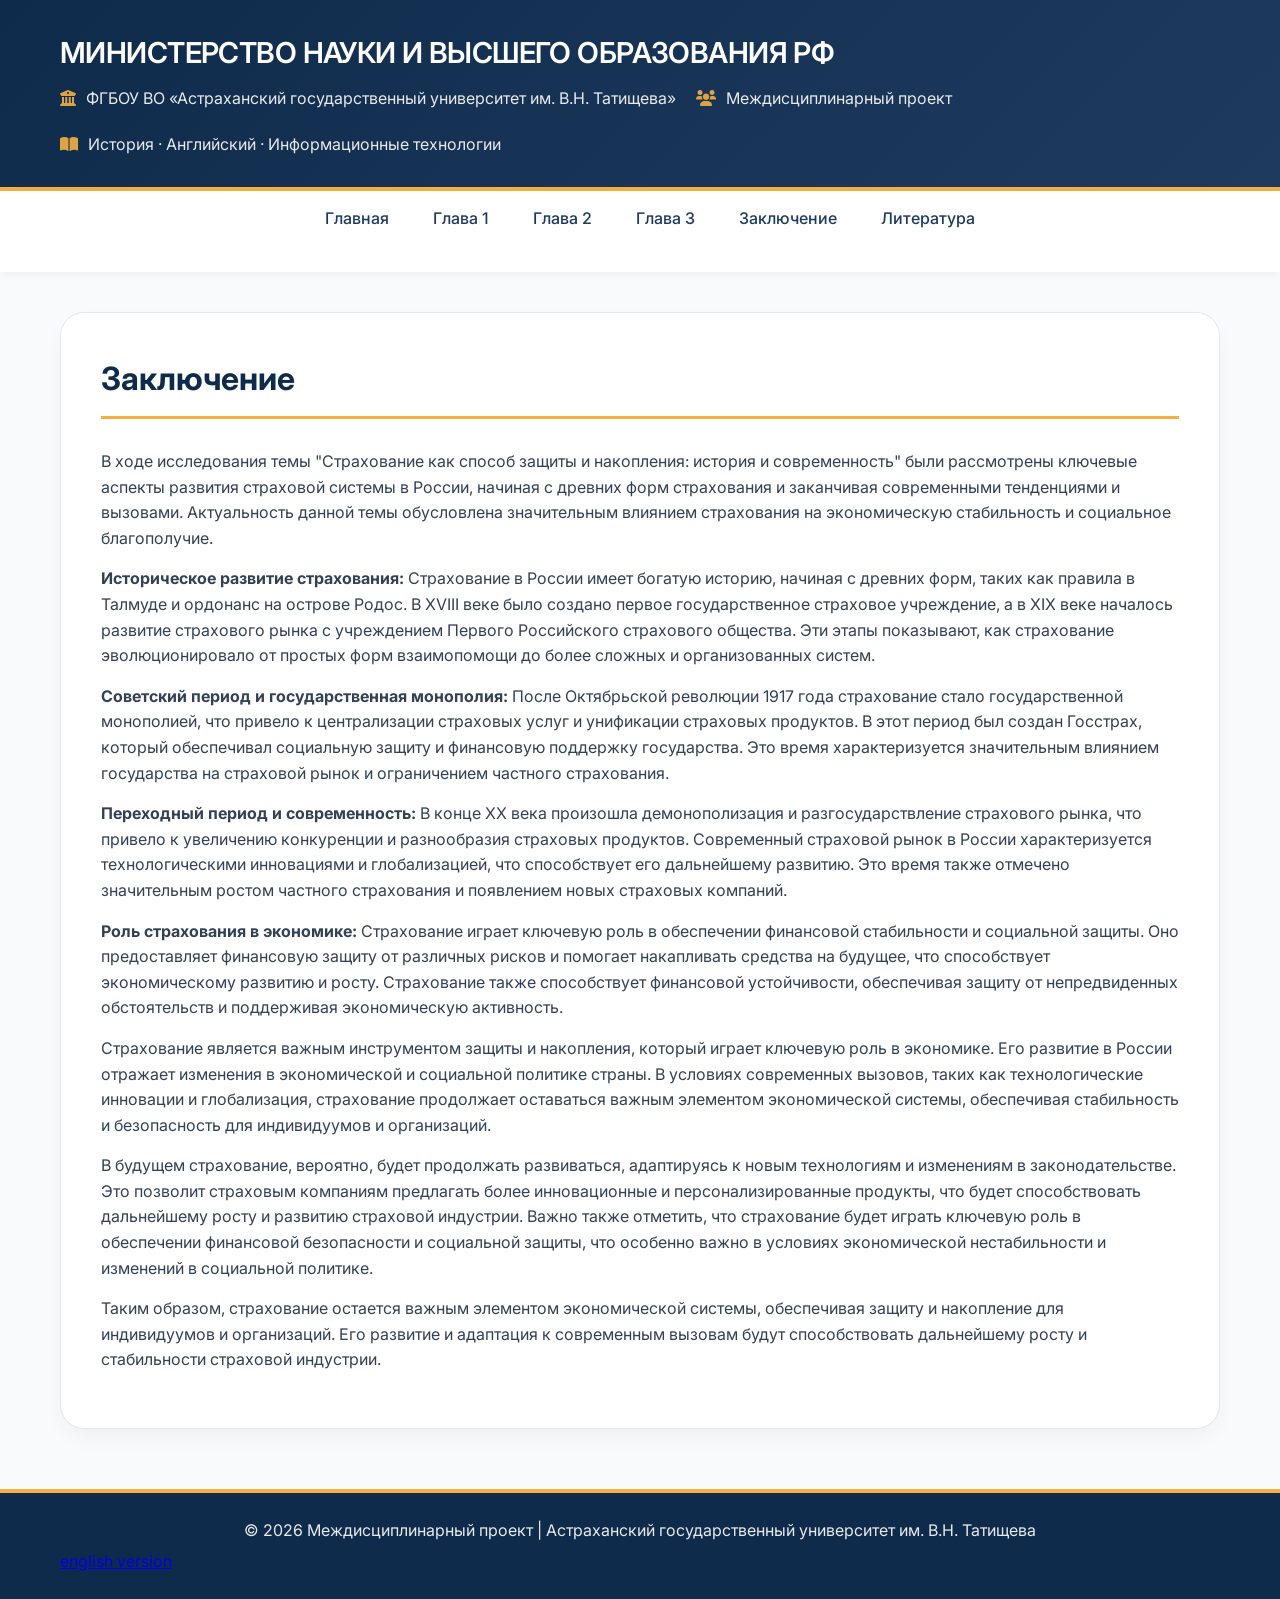
<file: conclusion.html>
<!DOCTYPE html>
<html lang="ru">
<head>
    <meta charset="UTF-8">
    <meta name="viewport" content="width=device-width, initial-scale=1.0">
    <title>Заключение</title>
    <link rel="preconnect" href="https://fonts.googleapis.com">
    <link rel="preconnect" href="https://fonts.gstatic.com" crossorigin>
    <link href="https://fonts.googleapis.com/css2?family=Inter:opsz,wght@14..32,400;14..32,500;14..32,600;14..32,700&display=swap" rel="stylesheet">
    <link rel="stylesheet" href="https://cdnjs.cloudflare.com/ajax/libs/font-awesome/6.0.0-beta3/css/all.min.css">
    <link rel="stylesheet" href="css/style.css">
</head>
<body>
    <header class="header">
        <div class="container">
            <h1>МИНИСТЕРСТВО НАУКИ И ВЫСШЕГО ОБРАЗОВАНИЯ РФ</h1>
            <div class="subtitle">
                <span><i class="fas fa-university"></i> ФГБОУ ВО «Астраханский государственный университет им. В.Н. Татищева»</span>
                <span><i class="fas fa-users"></i> Междисциплинарный проект</span>
                <span><i class="fas fa-book-open"></i> История · Английский · Информационные технологии</span>
            </div>
        </div>
    </header>

    <nav class="nav">
        <div class="container">
            <ul>
                <li><a href="index.html">Главная</a></li>
                <li><a href="chapter1.html">Глава 1</a></li>
                <li><a href="chapter2.html">Глава 2</a></li>
                <li><a href="chapter3.html">Глава 3</a></li>
                <li><a href="conclusion.html">Заключение</a></li>
                <li><a href="literature.html">Литература</a></li>
            </ul>
        </div>
    </nav>

    <main class="container">
        <div class="content">
            <h2>Заключение</h2>
            <p>В ходе исследования темы "Страхование как способ защиты и накопления: история и современность" были рассмотрены ключевые аспекты развития страховой системы в России, начиная с древних форм страхования и заканчивая современными тенденциями и вызовами. Актуальность данной темы обусловлена значительным влиянием страхования на экономическую стабильность и социальное благополучие.</p>
            <p><strong>Историческое развитие страхования:</strong> Страхование в России имеет богатую историю, начиная с древних форм, таких как правила в Талмуде и ордонанс на острове Родос. В XVIII веке было создано первое государственное страховое учреждение, а в XIX веке началось развитие страхового рынка с учреждением Первого Российского страхового общества. Эти этапы показывают, как страхование эволюционировало от простых форм взаимопомощи до более сложных и организованных систем.</p>
            <p><strong>Советский период и государственная монополия:</strong> После Октябрьской революции 1917 года страхование стало государственной монополией, что привело к централизации страховых услуг и унификации страховых продуктов. В этот период был создан Госстрах, который обеспечивал социальную защиту и финансовую поддержку государства. Это время характеризуется значительным влиянием государства на страховой рынок и ограничением частного страхования.</p>
            <p><strong>Переходный период и современность:</strong> В конце XX века произошла демонополизация и разгосударствление страхового рынка, что привело к увеличению конкуренции и разнообразия страховых продуктов. Современный страховой рынок в России характеризуется технологическими инновациями и глобализацией, что способствует его дальнейшему развитию. Это время также отмечено значительным ростом частного страхования и появлением новых страховых компаний.</p>
            <p><strong>Роль страхования в экономике:</strong> Страхование играет ключевую роль в обеспечении финансовой стабильности и социальной защиты. Оно предоставляет финансовую защиту от различных рисков и помогает накапливать средства на будущее, что способствует экономическому развитию и росту. Страхование также способствует финансовой устойчивости, обеспечивая защиту от непредвиденных обстоятельств и поддерживая экономическую активность.</p>
            <p>Страхование является важным инструментом защиты и накопления, который играет ключевую роль в экономике. Его развитие в России отражает изменения в экономической и социальной политике страны. В условиях современных вызовов, таких как технологические инновации и глобализация, страхование продолжает оставаться важным элементом экономической системы, обеспечивая стабильность и безопасность для индивидуумов и организаций.</p>
            <p>В будущем страхование, вероятно, будет продолжать развиваться, адаптируясь к новым технологиям и изменениям в законодательстве. Это позволит страховым компаниям предлагать более инновационные и персонализированные продукты, что будет способствовать дальнейшему росту и развитию страховой индустрии. Важно также отметить, что страхование будет играть ключевую роль в обеспечении финансовой безопасности и социальной защиты, что особенно важно в условиях экономической нестабильности и изменений в социальной политике.</p>
            <p>Таким образом, страхование остается важным элементом экономической системы, обеспечивая защиту и накопление для индивидуумов и организаций. Его развитие и адаптация к современным вызовам будут способствовать дальнейшему росту и стабильности страховой индустрии.</p>
        </div>
    </main>

    <footer class="footer">
        <div class="container">
            <p>© 2026 Междисциплинарный проект | Астраханский государственный университет им. В.Н. Татищева</p>
            <div>
                <a href="conclusion_en.html">english version</a>
            </div>
        </div>
    </footer>
</body>
</html>
</file>
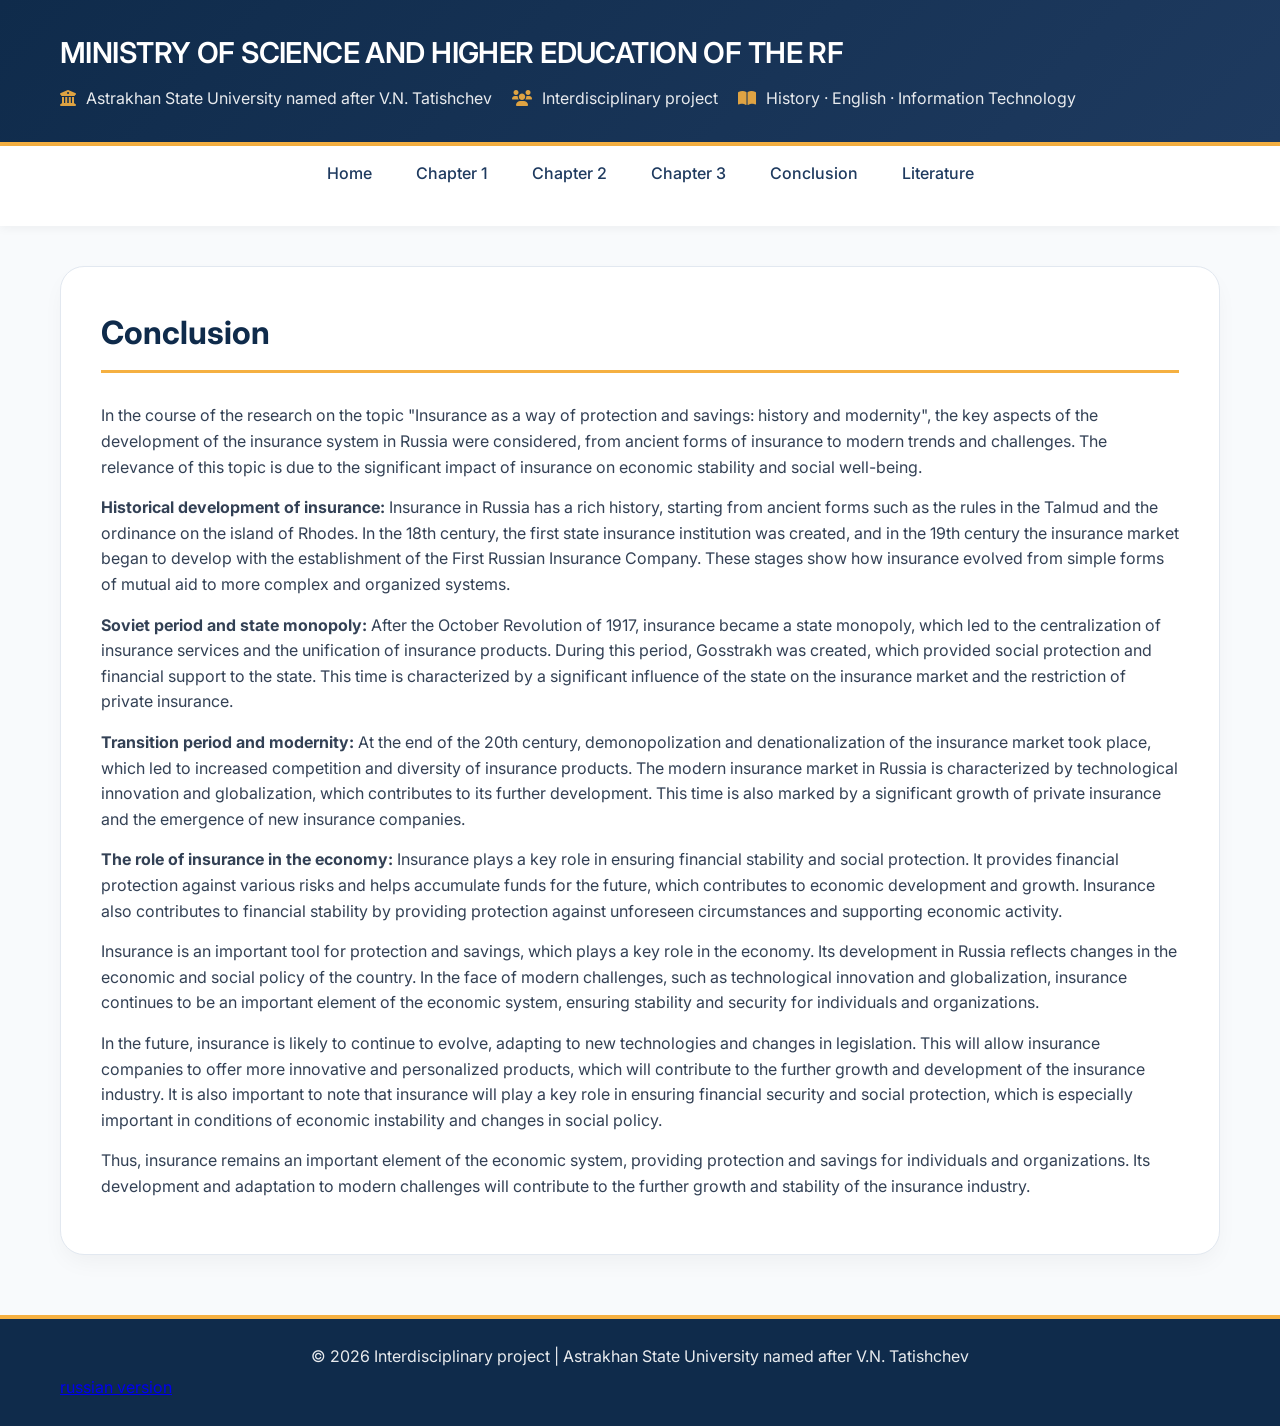
<file: conclusion_en.html>
<!DOCTYPE html>
<html lang="en">
<head>
    <meta charset="UTF-8">
    <meta name="viewport" content="width=device-width, initial-scale=1.0">
    <title>Conclusion</title>
    <link rel="preconnect" href="https://fonts.googleapis.com">
    <link rel="preconnect" href="https://fonts.gstatic.com" crossorigin>
    <link href="https://fonts.googleapis.com/css2?family=Inter:opsz,wght@14..32,400;14..32,500;14..32,600;14..32,700&display=swap" rel="stylesheet">
    <link rel="stylesheet" href="https://cdnjs.cloudflare.com/ajax/libs/font-awesome/6.0.0-beta3/css/all.min.css">
    <link rel="stylesheet" href="css/style.css">
</head>
<body>
    <header class="header">
        <div class="container">
            <h1>MINISTRY OF SCIENCE AND HIGHER EDUCATION OF THE RF</h1>
            <div class="subtitle">
                <span><i class="fas fa-university"></i> Astrakhan State University named after V.N. Tatishchev</span>
                <span><i class="fas fa-users"></i> Interdisciplinary project</span>
                <span><i class="fas fa-book-open"></i> History · English · Information Technology</span>
            </div>
        </div>
    </header>

    <nav class="nav">
        <div class="container">
            <ul>
                <li><a href="index_en.html">Home</a></li>
                <li><a href="chapter1_en.html">Chapter 1</a></li>
                <li><a href="chapter2_en.html">Chapter 2</a></li>
                <li><a href="chapter3_en.html">Chapter 3</a></li>
                <li><a href="conclusion_en.html">Conclusion</a></li>
                <li><a href="literature_en.html">Literature</a></li>
            </ul>
        </div>
    </nav>

    <main class="container">
        <div class="content">
            <h2>Conclusion</h2>
            <p>In the course of the research on the topic "Insurance as a way of protection and savings: history and modernity", the key aspects of the development of the insurance system in Russia were considered, from ancient forms of insurance to modern trends and challenges. The relevance of this topic is due to the significant impact of insurance on economic stability and social well-being.</p>
            <p><strong>Historical development of insurance:</strong> Insurance in Russia has a rich history, starting from ancient forms such as the rules in the Talmud and the ordinance on the island of Rhodes. In the 18th century, the first state insurance institution was created, and in the 19th century the insurance market began to develop with the establishment of the First Russian Insurance Company. These stages show how insurance evolved from simple forms of mutual aid to more complex and organized systems.</p>
            <p><strong>Soviet period and state monopoly:</strong> After the October Revolution of 1917, insurance became a state monopoly, which led to the centralization of insurance services and the unification of insurance products. During this period, Gosstrakh was created, which provided social protection and financial support to the state. This time is characterized by a significant influence of the state on the insurance market and the restriction of private insurance.</p>
            <p><strong>Transition period and modernity:</strong> At the end of the 20th century, demonopolization and denationalization of the insurance market took place, which led to increased competition and diversity of insurance products. The modern insurance market in Russia is characterized by technological innovation and globalization, which contributes to its further development. This time is also marked by a significant growth of private insurance and the emergence of new insurance companies.</p>
            <p><strong>The role of insurance in the economy:</strong> Insurance plays a key role in ensuring financial stability and social protection. It provides financial protection against various risks and helps accumulate funds for the future, which contributes to economic development and growth. Insurance also contributes to financial stability by providing protection against unforeseen circumstances and supporting economic activity.</p>
            <p>Insurance is an important tool for protection and savings, which plays a key role in the economy. Its development in Russia reflects changes in the economic and social policy of the country. In the face of modern challenges, such as technological innovation and globalization, insurance continues to be an important element of the economic system, ensuring stability and security for individuals and organizations.</p>
            <p>In the future, insurance is likely to continue to evolve, adapting to new technologies and changes in legislation. This will allow insurance companies to offer more innovative and personalized products, which will contribute to the further growth and development of the insurance industry. It is also important to note that insurance will play a key role in ensuring financial security and social protection, which is especially important in conditions of economic instability and changes in social policy.</p>
            <p>Thus, insurance remains an important element of the economic system, providing protection and savings for individuals and organizations. Its development and adaptation to modern challenges will contribute to the further growth and stability of the insurance industry.</p>
        </div>
    </main>

    <footer class="footer">
        <div class="container">
            <p>© 2026 Interdisciplinary project | Astrakhan State University named after V.N. Tatishchev</p>
            <div>
                <a href="conclusion.html">russian version</a>
            </div>
        </div>
    </footer>
</body>
</html>
</file>
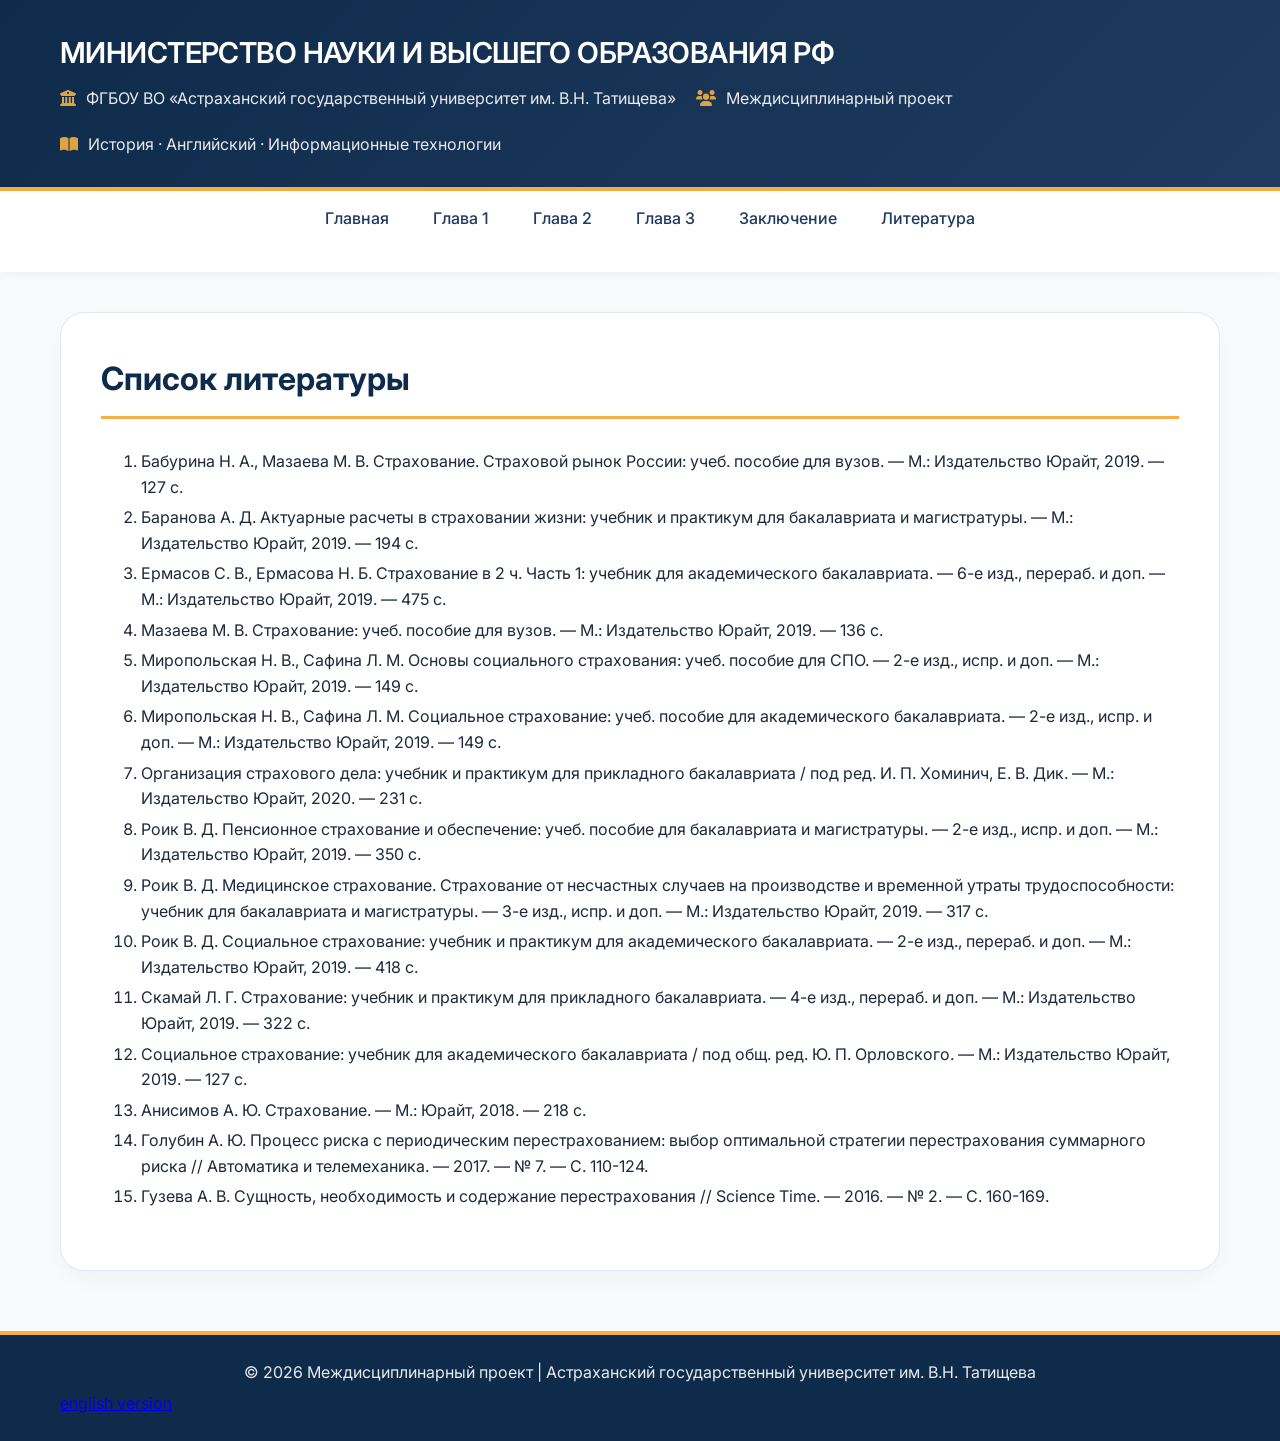
<file: literature.html>
<!DOCTYPE html>
<html lang="ru">
<head>
    <meta charset="UTF-8">
    <meta name="viewport" content="width=device-width, initial-scale=1.0">
    <title>Список литературы</title>
    <link rel="preconnect" href="https://fonts.googleapis.com">
    <link rel="preconnect" href="https://fonts.gstatic.com" crossorigin>
    <link href="https://fonts.googleapis.com/css2?family=Inter:opsz,wght@14..32,400;14..32,500;14..32,600;14..32,700&display=swap" rel="stylesheet">
    <link rel="stylesheet" href="https://cdnjs.cloudflare.com/ajax/libs/font-awesome/6.0.0-beta3/css/all.min.css">
    <link rel="stylesheet" href="css/style.css">
</head>
<body>
    <header class="header">
        <div class="container">
            <h1>МИНИСТЕРСТВО НАУКИ И ВЫСШЕГО ОБРАЗОВАНИЯ РФ</h1>
            <div class="subtitle">
                <span><i class="fas fa-university"></i> ФГБОУ ВО «Астраханский государственный университет им. В.Н. Татищева»</span>
                <span><i class="fas fa-users"></i> Междисциплинарный проект</span>
                <span><i class="fas fa-book-open"></i> История · Английский · Информационные технологии</span>
            </div>
        </div>
    </header>

    <nav class="nav">
        <div class="container">
            <ul>
                <li><a href="index.html">Главная</a></li>
                <li><a href="chapter1.html">Глава 1</a></li>
                <li><a href="chapter2.html">Глава 2</a></li>
                <li><a href="chapter3.html">Глава 3</a></li>
                <li><a href="conclusion.html">Заключение</a></li>
                <li><a href="literature.html">Литература</a></li>
            </ul>
        </div>
    </nav>

    <main class="container">
        <div class="content">
            <h2>Список литературы</h2>
            <ol style="list-style-type: decimal; padding-left: 20px;">
                <li>Бабурина Н. А., Мазаева М. В. Страхование. Страховой рынок России: учеб. пособие для вузов. — М.: Издательство Юрайт, 2019. — 127 с.</li>
                <li>Баранова А. Д. Актуарные расчеты в страховании жизни: учебник и практикум для бакалавриата и магистратуры. — М.: Издательство Юрайт, 2019. — 194 с.</li>
                <li>Ермасов С. В., Ермасова Н. Б. Страхование в 2 ч. Часть 1: учебник для академического бакалавриата. — 6-е изд., перераб. и доп. — М.: Издательство Юрайт, 2019. — 475 с.</li>
                <li>Мазаева М. В. Страхование: учеб. пособие для вузов. — М.: Издательство Юрайт, 2019. — 136 с.</li>
                <li>Миропольская Н. В., Сафина Л. М. Основы социального страхования: учеб. пособие для СПО. — 2-е изд., испр. и доп. — М.: Издательство Юрайт, 2019. — 149 с.</li>
                <li>Миропольская Н. В., Сафина Л. М. Социальное страхование: учеб. пособие для академического бакалавриата. — 2-е изд., испр. и доп. — М.: Издательство Юрайт, 2019. — 149 с.</li>
                <li>Организация страхового дела: учебник и практикум для прикладного бакалавриата / под ред. И. П. Хоминич, Е. В. Дик. — М.: Издательство Юрайт, 2020. — 231 с.</li>
                <li>Роик В. Д. Пенсионное страхование и обеспечение: учеб. пособие для бакалавриата и магистратуры. — 2-е изд., испр. и доп. — М.: Издательство Юрайт, 2019. — 350 с.</li>
                <li>Роик В. Д. Медицинское страхование. Страхование от несчастных случаев на производстве и временной утраты трудоспособности: учебник для бакалавриата и магистратуры. — 3-е изд., испр. и доп. — М.: Издательство Юрайт, 2019. — 317 с.</li>
                <li>Роик В. Д. Социальное страхование: учебник и практикум для академического бакалавриата. — 2-е изд., перераб. и доп. — М.: Издательство Юрайт, 2019. — 418 с.</li>
                <li>Скамай Л. Г. Страхование: учебник и практикум для прикладного бакалавриата. — 4-е изд., перераб. и доп. — М.: Издательство Юрайт, 2019. — 322 с.</li>
                <li>Социальное страхование: учебник для академического бакалавриата / под общ. ред. Ю. П. Орловского. — М.: Издательство Юрайт, 2019. — 127 с.</li>
                <li>Анисимов А. Ю. Страхование. — М.: Юрайт, 2018. — 218 с.</li>
                <li>Голубин А. Ю. Процесс риска с периодическим перестрахованием: выбор оптимальной стратегии перестрахования суммарного риска // Автоматика и телемеханика. — 2017. — № 7. — С. 110-124.</li>
                <li>Гузева А. В. Сущность, необходимость и содержание перестрахования // Science Time. — 2016. — № 2. — С. 160-169.</li>
            </ol>
        </div>
    </main>

    <footer class="footer">
        <div class="container">
            <p>© 2026 Междисциплинарный проект | Астраханский государственный университет им. В.Н. Татищева</p>
            <div>
                <a href="literature_en.html">english version</a>
            </div>
        </div>
    </footer>
</body>
</html>
</file>
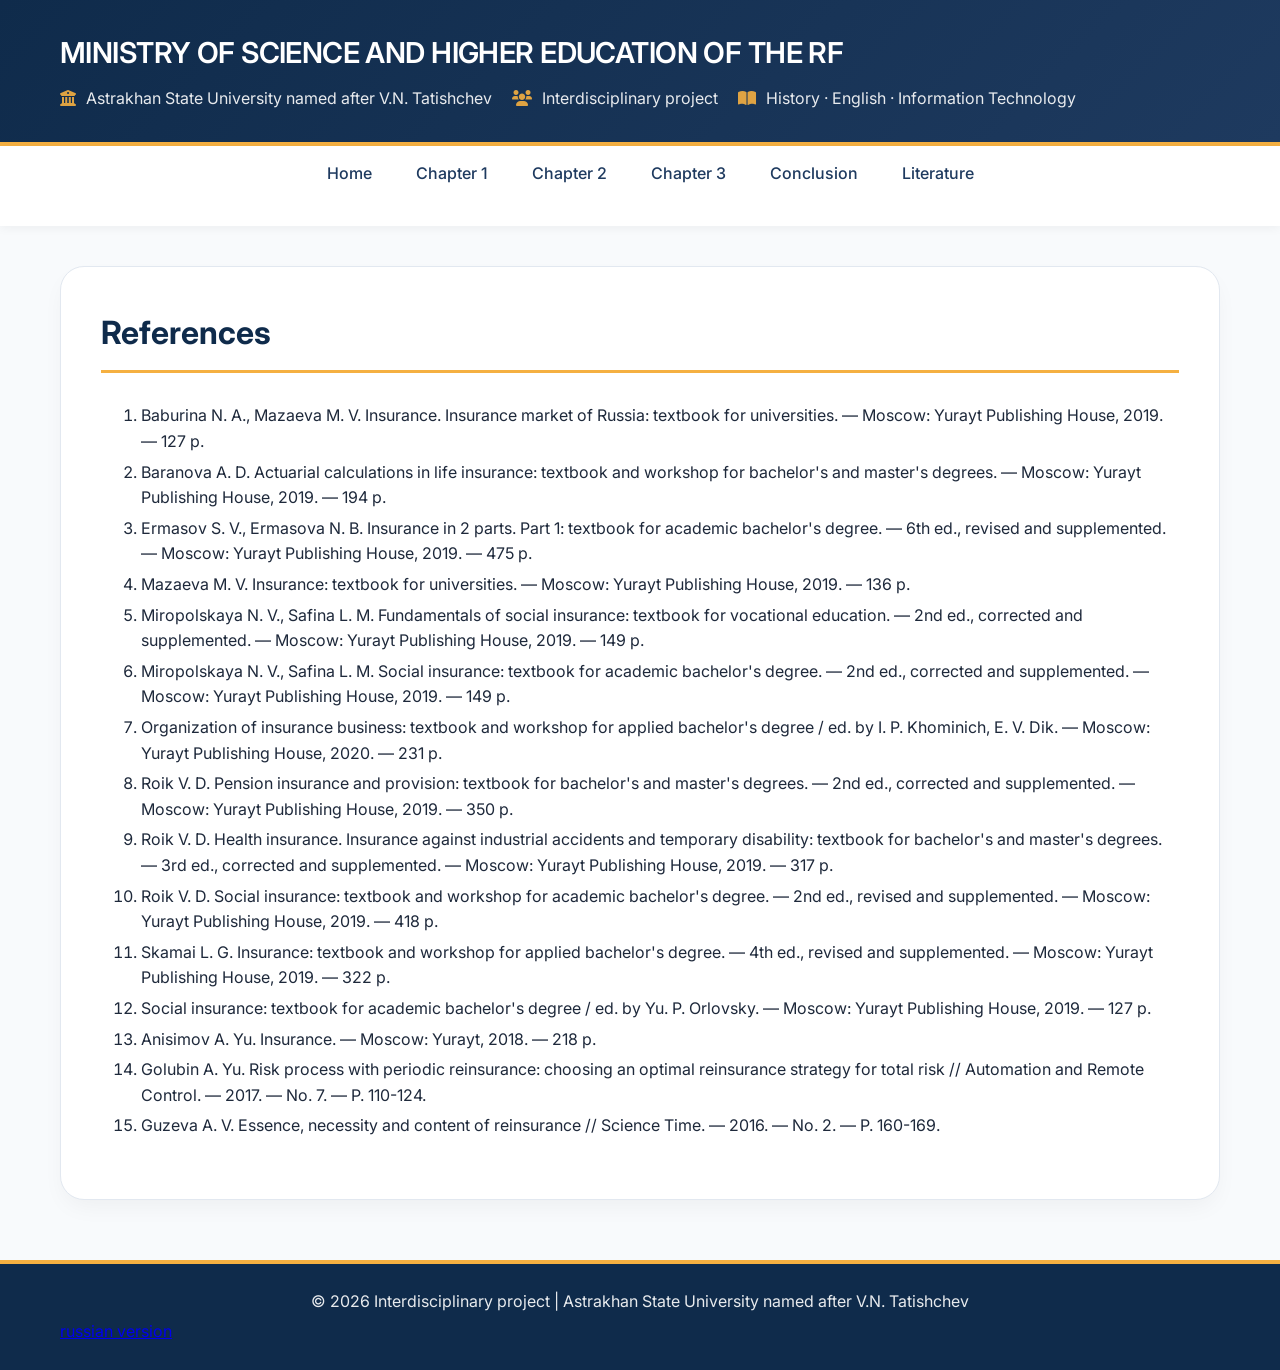
<file: literature_en.html>
<!DOCTYPE html>
<html lang="en">
<head>
    <meta charset="UTF-8">
    <meta name="viewport" content="width=device-width, initial-scale=1.0">
    <title>References</title>
    <link rel="preconnect" href="https://fonts.googleapis.com">
    <link rel="preconnect" href="https://fonts.gstatic.com" crossorigin>
    <link href="https://fonts.googleapis.com/css2?family=Inter:opsz,wght@14..32,400;14..32,500;14..32,600;14..32,700&display=swap" rel="stylesheet">
    <link rel="stylesheet" href="https://cdnjs.cloudflare.com/ajax/libs/font-awesome/6.0.0-beta3/css/all.min.css">
    <link rel="stylesheet" href="css/style.css">
</head>
<body>
    <header class="header">
        <div class="container">
            <h1>MINISTRY OF SCIENCE AND HIGHER EDUCATION OF THE RF</h1>
            <div class="subtitle">
                <span><i class="fas fa-university"></i> Astrakhan State University named after V.N. Tatishchev</span>
                <span><i class="fas fa-users"></i> Interdisciplinary project</span>
                <span><i class="fas fa-book-open"></i> History · English · Information Technology</span>
            </div>
        </div>
    </header>

    <nav class="nav">
        <div class="container">
            <ul>
                <li><a href="index_en.html">Home</a></li>
                <li><a href="chapter1_en.html">Chapter 1</a></li>
                <li><a href="chapter2_en.html">Chapter 2</a></li>
                <li><a href="chapter3_en.html">Chapter 3</a></li>
                <li><a href="conclusion_en.html">Conclusion</a></li>
                <li><a href="literature_en.html">Literature</a></li>
            </ul>
        </div>
    </nav>

    <main class="container">
        <div class="content">
            <h2>References</h2>
            <ol style="list-style-type: decimal; padding-left: 20px;">
                <li>Baburina N. A., Mazaeva M. V. Insurance. Insurance market of Russia: textbook for universities. — Moscow: Yurayt Publishing House, 2019. — 127 p.</li>
                <li>Baranova A. D. Actuarial calculations in life insurance: textbook and workshop for bachelor's and master's degrees. — Moscow: Yurayt Publishing House, 2019. — 194 p.</li>
                <li>Ermasov S. V., Ermasova N. B. Insurance in 2 parts. Part 1: textbook for academic bachelor's degree. — 6th ed., revised and supplemented. — Moscow: Yurayt Publishing House, 2019. — 475 p.</li>
                <li>Mazaeva M. V. Insurance: textbook for universities. — Moscow: Yurayt Publishing House, 2019. — 136 p.</li>
                <li>Miropolskaya N. V., Safina L. M. Fundamentals of social insurance: textbook for vocational education. — 2nd ed., corrected and supplemented. — Moscow: Yurayt Publishing House, 2019. — 149 p.</li>
                <li>Miropolskaya N. V., Safina L. M. Social insurance: textbook for academic bachelor's degree. — 2nd ed., corrected and supplemented. — Moscow: Yurayt Publishing House, 2019. — 149 p.</li>
                <li>Organization of insurance business: textbook and workshop for applied bachelor's degree / ed. by I. P. Khominich, E. V. Dik. — Moscow: Yurayt Publishing House, 2020. — 231 p.</li>
                <li>Roik V. D. Pension insurance and provision: textbook for bachelor's and master's degrees. — 2nd ed., corrected and supplemented. — Moscow: Yurayt Publishing House, 2019. — 350 p.</li>
                <li>Roik V. D. Health insurance. Insurance against industrial accidents and temporary disability: textbook for bachelor's and master's degrees. — 3rd ed., corrected and supplemented. — Moscow: Yurayt Publishing House, 2019. — 317 p.</li>
                <li>Roik V. D. Social insurance: textbook and workshop for academic bachelor's degree. — 2nd ed., revised and supplemented. — Moscow: Yurayt Publishing House, 2019. — 418 p.</li>
                <li>Skamai L. G. Insurance: textbook and workshop for applied bachelor's degree. — 4th ed., revised and supplemented. — Moscow: Yurayt Publishing House, 2019. — 322 p.</li>
                <li>Social insurance: textbook for academic bachelor's degree / ed. by Yu. P. Orlovsky. — Moscow: Yurayt Publishing House, 2019. — 127 p.</li>
                <li>Anisimov A. Yu. Insurance. — Moscow: Yurayt, 2018. — 218 p.</li>
                <li>Golubin A. Yu. Risk process with periodic reinsurance: choosing an optimal reinsurance strategy for total risk // Automation and Remote Control. — 2017. — No. 7. — P. 110-124.</li>
                <li>Guzeva A. V. Essence, necessity and content of reinsurance // Science Time. — 2016. — No. 2. — P. 160-169.</li>
            </ol>
        </div>
    </main>

    <footer class="footer">
        <div class="container">
            <p>© 2026 Interdisciplinary project | Astrakhan State University named after V.N. Tatishchev</p>
            <div>
                <a href="literature.html">russian version</a>
            </div>
        </div>
    </footer>
</body>
</html>
</file>
<file: css/style.css>
/* css/style.css */
* {
    margin: 0;
    padding: 0;
    box-sizing: border-box;
}

body {
    font-family: 'Inter', sans-serif;
    background: #f8fafc;
    color: #1e293b;
    line-height: 1.6;
}

.container {
    max-width: 1200px;
    margin: 0 auto;
    padding: 0 20px;
}

/* Шапка */
.header {
    background: linear-gradient(135deg, #0f2b4b, #1e3a5f);
    color: white;
    padding: 30px 0;
    border-bottom: 4px solid #f5b041;
}

.header h1 {
    font-size: 1.8rem;
    font-weight: 600;
    letter-spacing: -0.02em;
}

.header .subtitle {
    display: flex;
    flex-wrap: wrap;
    gap: 20px;
    margin-top: 10px;
    opacity: 0.9;
}

.header .subtitle i {
    color: #f5b041;
    margin-right: 6px;
}

/* Навигация */
.nav {
    background: white;
    box-shadow: 0 2px 10px rgba(0,0,0,0.05);
    padding: 15px 0;
    position: sticky;
    top: 0;
    z-index: 100;
}

.nav ul {
    list-style: none;
    display: flex;
    flex-wrap: wrap;
    gap: 20px;
    justify-content: center;
}

.nav a {
    text-decoration: none;
    color: #1e3a5f;
    font-weight: 500;
    padding: 5px 12px;
    border-radius: 30px;
    transition: all 0.3s;
}

.nav a:hover {
    background: #f5b041;
    color: #0f2b4b;
}

/* Контент */
.content {
    background: white;
    border-radius: 24px;
    padding: 40px;
    margin: 40px 0;
    box-shadow: 0 10px 25px -5px rgba(0,0,0,0.05);
    border: 1px solid #e2e8f0;
}

h2 {
    color: #0f2b4b;
    font-size: 2rem;
    font-weight: 700;
    border-bottom: 3px solid #f5b041;
    padding-bottom: 12px;
    margin-bottom: 30px;
}

h3 {
    color: #1e3a5f;
    font-size: 1.5rem;
    margin: 30px 0 15px;
}

h4 {
    color: #1e3a5f;
    font-size: 1.2rem;
    margin: 20px 0 10px;
}

p {
    margin-bottom: 15px;
    color: #334155;
}

ul, ol {
    margin-left: 20px;
    margin-bottom: 20px;
}

li {
    margin-bottom: 5px;
}

/* Иллюстрации */
.illustration {
    text-align: center;
    margin: 30px 0;
    padding: 15px;
    background: #f1f5f9;
    border-radius: 16px;
}

.illustration img {
    max-width: 100%;
    max-height: 400px;
    border-radius: 12px;
    box-shadow: 0 8px 20px rgba(0,0,0,0.1);
}

.illustration .caption {
    margin-top: 10px;
    font-size: 0.95rem;
    color: #475569;
    font-style: italic;
}

/* Таблицы */
.table-responsive {
    overflow-x: auto;
    margin: 20px 0;
}

table {
    width: 100%;
    border-collapse: collapse;
    background: white;
    border-radius: 12px;
    overflow: hidden;
    box-shadow: 0 4px 10px rgba(0,0,0,0.03);
}

th {
    background: #1e3a5f;
    color: white;
    font-weight: 600;
    padding: 12px 15px;
    text-align: left;
}

td {
    padding: 10px 15px;
    border-bottom: 1px solid #e2e8f0;
}

tr:last-child td {
    border-bottom: none;
}

tr:hover td {
    background: #f8fafc;
}

/* Бейджи (для главной) */
.badges {
    display: flex;
    flex-wrap: wrap;
    gap: 12px;
    margin: 20px 0;
}

.badge {
    background: #e9f0f9;
    color: #1e3a5f;
    padding: 6px 16px;
    border-radius: 30px;
    font-size: 0.9rem;
    font-weight: 600;
    display: inline-flex;
    align-items: center;
    gap: 6px;
}

.badge i {
    color: #f5b041;
}

/* Содержание (оглавление) */
.toc {
    background: #f1f5f9;
    border-radius: 16px;
    padding: 20px;
    margin: 30px 0;
}

.toc h3 {
    margin-top: 0;
}

.toc ul {
    list-style: none;
    margin-left: 0;
}

.toc li {
    margin-bottom: 10px;
}

.toc a {
    text-decoration: none;
    color: #1e3a5f;
    font-weight: 500;
    transition: color 0.2s;
}

.toc a:hover {
    color: #f5b041;
    text-decoration: underline;
}

/* Подвал */
.footer {
    background: #0f2b4b;
    color: white;
    padding: 25px 0;
    margin-top: 60px;
    border-top: 4px solid #f5b041;
}

.footer p {
    color: rgba(255,255,255,0.9);
    margin-bottom: 5px;
    text-align: center;
}

/* Адаптивность */
@media (max-width: 768px) {
    .header h1 {
        font-size: 1.3rem;
    }
    .nav ul {
        gap: 10px;
    }
    .content {
        padding: 20px;
    }
    h2 {
        font-size: 1.6rem;
    }

    /* Исправление таблиц на мобильных */
    .content table {
        display: block;
        overflow-x: auto;
        -webkit-overflow-scrolling: touch;
        max-width: 100%;
    }
    .content table td,
    .content table th {
        white-space: nowrap;
    }
}
</file>
